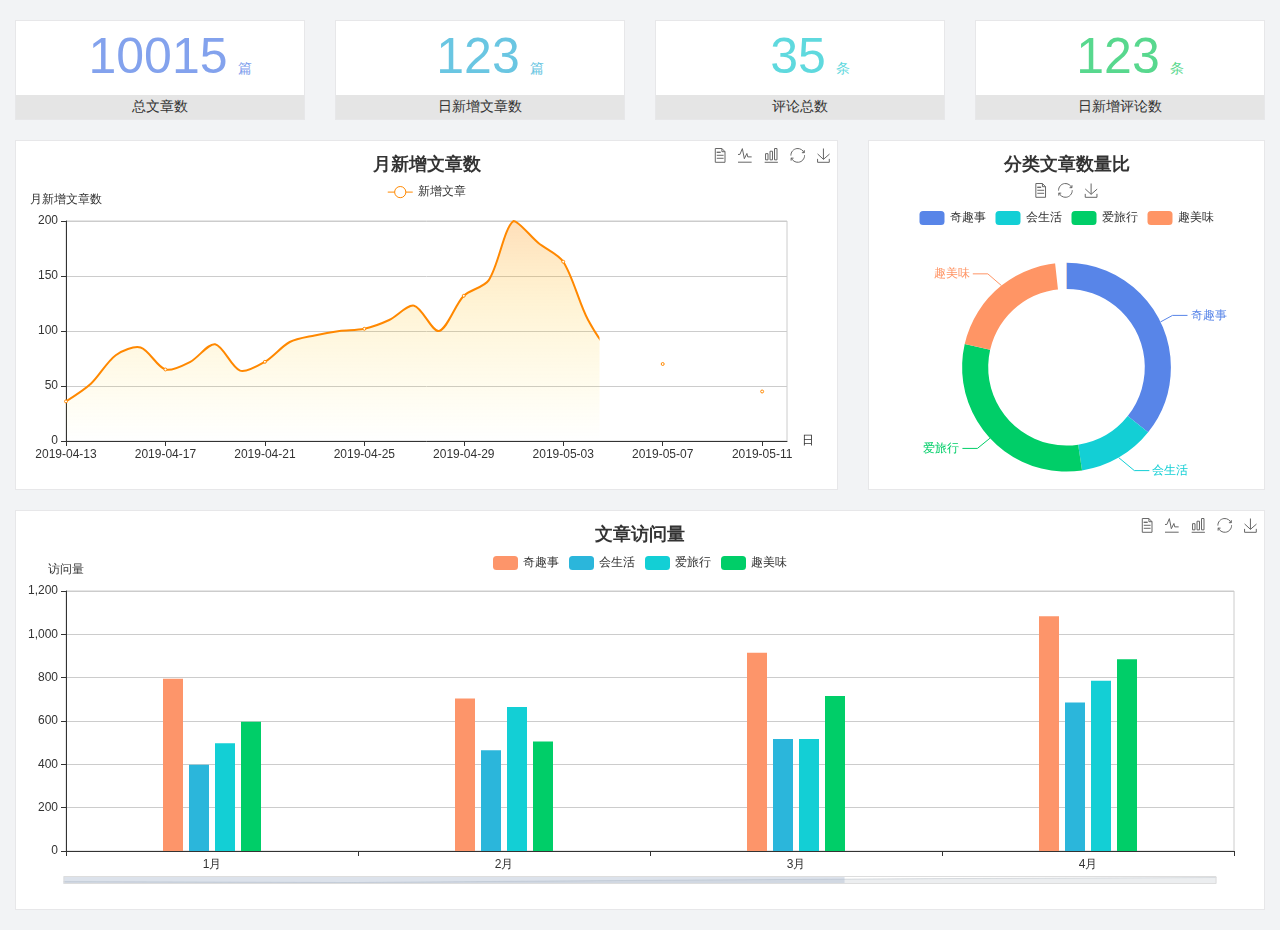
<file: home/dashboard.html>
<!DOCTYPE html>
<html lang="en">

<head>
  <meta charset="UTF-8">
  <meta name="viewport" content="width=device-width, initial-scale=1.0">
  <meta http-equiv="X-UA-Compatible" content="ie=edge">
  <title>图表统计</title>
  <link rel="stylesheet" href="../assets/lib/bootstrap.css" />
  <link rel="stylesheet" href="../assets/lib/main.css" />
  <script src="../assets/lib/jquery.js"></script>
  <script type="text/javascript" src="../assets/lib/echarts.min.js"></script>
</head>

<body>
  <div class="container-fluid">
    <div class="row spannel_list">
      <div class="col-sm-3 col-xs-6">
        <div class="spannel">
          <em>10015</em><span>篇</span>
          <b>总文章数</b>
        </div>
      </div>
      <div class="col-sm-3 col-xs-6">
        <div class="spannel scolor01">
          <em>123</em><span>篇</span>
          <b>日新增文章数</b>
        </div>
      </div>
      <div class="col-sm-3 col-xs-6">
        <div class="spannel scolor02">
          <em>35</em><span>条</span>
          <b>评论总数</b>
        </div>
      </div>
      <div class="col-sm-3 col-xs-6">
        <div class="spannel scolor03">
          <em>123</em><span>条</span>
          <b>日新增评论数</b>
        </div>
      </div>
    </div>
  </div>

  <div class="container-fluid">
    <div class="row curve-pie">
      <div class="col-lg-8 col-md-8">
        <div class="gragh_pannel" id="curve_show"></div>
      </div>
      <div class="col-lg-4 col-md-4">
        <div class="gragh_pannel" id="pie_show"></div>
      </div>
    </div>
  </div>

  <div class="container-fluid">
    <div class="column_pannel" id="column_show"></div>
  </div>

  <script>
    var oChart = echarts.init(document.getElementById('curve_show'));
    var aList_all = [
      { 'count': 36, 'date': '2019-04-13' },
      { 'count': 52, 'date': '2019-04-14' },
      { 'count': 78, 'date': '2019-04-15' },
      { 'count': 85, 'date': '2019-04-16' },
      { 'count': 65, 'date': '2019-04-17' },
      { 'count': 72, 'date': '2019-04-18' },
      { 'count': 88, 'date': '2019-04-19' },
      { 'count': 64, 'date': '2019-04-20' },
      { 'count': 72, 'date': '2019-04-21' },
      { 'count': 90, 'date': '2019-04-22' },
      { 'count': 96, 'date': '2019-04-23' },
      { 'count': 100, 'date': '2019-04-24' },
      { 'count': 102, 'date': '2019-04-25' },
      { 'count': 110, 'date': '2019-04-26' },
      { 'count': 123, 'date': '2019-04-27' },
      { 'count': 100, 'date': '2019-04-28' },
      { 'count': 132, 'date': '2019-04-29' },
      { 'count': 146, 'date': '2019-04-30' },
      { 'count': 200, 'date': '2019-05-01' },
      { 'count': 180, 'date': '2019-05-02' },
      { 'count': 163, 'date': '2019-05-03' },
      { 'count': 110, 'date': '2019-05-04' },
      { 'count': 80, 'date': '2019-05-05' },
      { 'count': 82, 'date': '2019-05-06' },
      { 'count': 70, 'date': '2019-05-07' },
      { 'count': 65, 'date': '2019-05-08' },
      { 'count': 54, 'date': '2019-05-09' },
      { 'count': 40, 'date': '2019-05-10' },
      { 'count': 45, 'date': '2019-05-11' },
      { 'count': 38, 'date': '2019-05-12' },
    ];

    let aCount = [];
    let aDate = [];

    for (var i = 0; i < aList_all.length; i++) {
      aCount.push(aList_all[i].count);
      aDate.push(aList_all[i].date);
    }

    var chartopt = {
      title: {
        text: '月新增文章数',
        left: 'center',
        top: '10'
      },
      tooltip: {
        trigger: 'axis'
      },
      legend: {
        data: ['新增文章'],
        top: '40'
      },
      toolbox: {
        show: true,
        feature: {
          mark: { show: true },
          dataView: { show: true, readOnly: false },
          magicType: { show: true, type: ['line', 'bar'] },
          restore: { show: true },
          saveAsImage: { show: true }
        }
      },
      calculable: true,
      xAxis: [
        {
          name: '日',
          type: 'category',
          boundaryGap: false,
          data: aDate
        }
      ],
      yAxis: [
        {
          name: '月新增文章数',
          type: 'value'
        }
      ],
      series: [
        {
          name: '新增文章',
          type: 'line',
          smooth: true,
          itemStyle: { normal: { areaStyle: { type: 'default' }, color: '#f80' }, lineStyle: { color: '#f80' } },
          data: aCount
        }],
      areaStyle: {
        normal: {
          color: new echarts.graphic.LinearGradient(0, 0, 0, 1, [{
            offset: 0,
            color: 'rgba(255,136,0,0.39)'
          }, {
            offset: .34,
            color: 'rgba(255,180,0,0.25)'
          }, {
            offset: 1,
            color: 'rgba(255,222,0,0.00)'
          }])

        }
      },
      grid: {
        show: true,
        x: 50,
        x2: 50,
        y: 80,
        height: 220
      }
    };

    oChart.setOption(chartopt);


    var oPie = echarts.init(document.getElementById('pie_show'));
    var oPieopt =
    {
      title: {
        top: 10,
        text: '分类文章数量比',
        x: 'center'
      },
      tooltip: {
        trigger: 'item',
        formatter: "{a} <br/>{b} : {c} ({d}%)"
      },
      color: ['#5885e8', '#13cfd5', '#00ce68', '#ff9565'],
      legend: {
        x: 'center',
        top: 65,
        data: ['奇趣事', '会生活', '爱旅行', '趣美味']
      },
      toolbox: {
        show: true,
        x: 'center',
        top: 35,
        feature: {
          mark: { show: true },
          dataView: { show: true, readOnly: false },
          magicType: {
            show: true,
            type: ['pie', 'funnel'],
            option: {
              funnel: {
                x: '25%',
                width: '50%',
                funnelAlign: 'left',
                max: 1548
              }
            }
          },
          restore: { show: true },
          saveAsImage: { show: true }
        }
      },
      calculable: true,
      series: [
        {
          name: '访问来源',
          type: 'pie',
          radius: ['45%', '60%'],
          center: ['50%', '65%'],
          data: [
            { value: 300, name: '奇趣事' },
            { value: 100, name: '会生活' },
            { value: 260, name: '爱旅行' },
            { value: 180, name: '趣美味' }
          ]
        }
      ]
    };
    oPie.setOption(oPieopt);



    var oColumn = this.echarts.init(document.getElementById('column_show'));
    var oColumnopt =
    {
      title: {
        text: '文章访问量',
        left: 'center',
        top: '10'
      },
      tooltip: {
        trigger: 'axis'
      },
      legend: {
        data: ['奇趣事', '会生活', '爱旅行', '趣美味'],
        top: '40'
      },
      toolbox: {
        show: true,
        feature: {
          mark: { show: true },
          dataView: { show: true, readOnly: false },
          magicType: { show: true, type: ['line', 'bar'] },
          restore: { show: true },
          saveAsImage: { show: true }
        }
      },
      calculable: true,
      xAxis: [
        {
          type: 'category',
          data: ['1月', '2月', '3月', '4月', '5月']
        }
      ],
      yAxis: [
        {
          name: '访问量',
          type: 'value'
        }
      ],
      series: [
        {
          name: '奇趣事',
          type: 'bar',
          barWidth: 20,
          itemStyle: {
            normal: { areaStyle: { type: 'default' }, color: '#fd956a' }
          },
          data: [800, 708, 920, 1090, 1200]
        },
        {
          name: '会生活',
          type: 'bar',
          barWidth: 20,
          itemStyle: {
            normal: { areaStyle: { type: 'default' }, color: '#2bb6db' }
          },
          data: [400, 468, 520, 690, 800]
        },
        {
          name: '爱旅行',
          type: 'bar',
          barWidth: 20,
          itemStyle: {
            normal: { areaStyle: { type: 'default' }, color: '#13cfd5' }
          },
          data: [500, 668, 520, 790, 900]
        },
        {
          name: '趣美味',
          type: 'bar',
          barWidth: 20,
          itemStyle: {
            normal: { areaStyle: { type: 'default' }, color: '#00ce68' }
          },
          data: [600, 508, 720, 890, 1000]
        }
      ],
      grid: {
        show: true,
        x: 50,
        x2: 30,
        y: 80,
        height: 260
      },
      dataZoom: [//给x轴设置滚动条
        {
          start: 0,//默认为0
          end: 100 - 1000 / 31,//默认为100
          type: 'slider',
          show: true,
          xAxisIndex: [0],
          handleSize: 0,//滑动条的 左右2个滑动条的大小
          height: 8,//组件高度
          left: 45, //左边的距离
          right: 50,//右边的距离
          bottom: 26,//右边的距离
          handleColor: '#ddd',//h滑动图标的颜色
          handleStyle: {
            borderColor: "#cacaca",
            borderWidth: "1",
            shadowBlur: 2,
            background: "#ddd",
            shadowColor: "#ddd",
          }
        }]
    };
    oColumn.setOption(oColumnopt);
  </script>
</body>

</html>
</file>
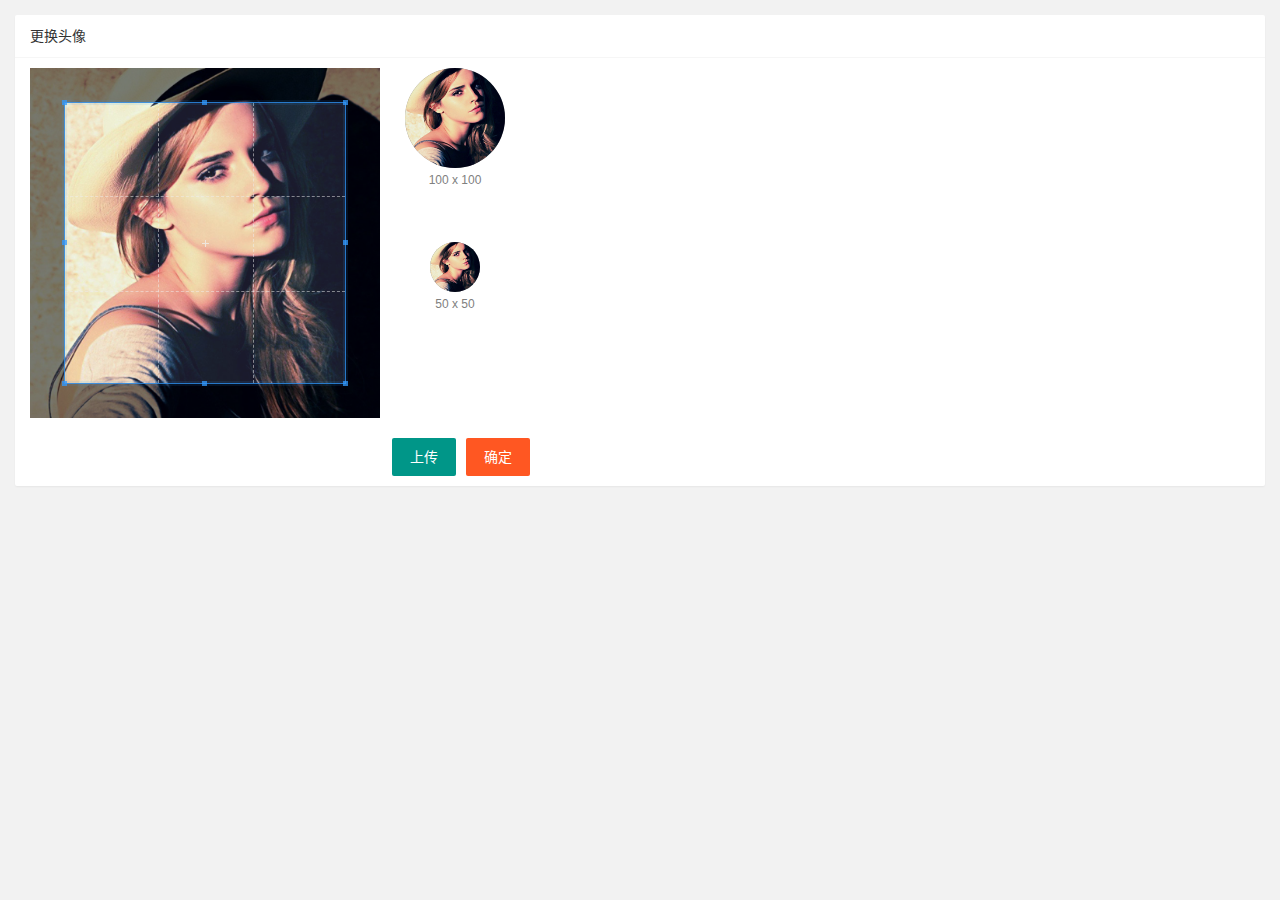
<file: user/user_avatar.html>
<!DOCTYPE html>
<html lang="zh-CN">

<head>
    <meta charset="UTF-8">
    <meta name="viewport" content="width=device-width, initial-scale=1.0">
    <title>Document</title>
    <link rel="stylesheet" href="../assets/lib/layui/css/layui.css">
    <link rel="stylesheet" href="../assets/lib/cropper/cropper.css">
    <link rel="stylesheet" href="../assets/css/user/user_avatar.css">
</head>

<body>
    <div class="layui-card">
        <div class="layui-card-header">更换头像</div>
        <div class="layui-card-body">
            <!-- 第一行的图片裁剪和预览区域 -->
            <div class="row1">
                <!-- 图片裁剪区域 -->
                <div class="cropper-box">
                    <!-- 这个 img 标签很重要，将来会把它初始化为裁剪区域 -->
                    <img id="image" src="../assets/images/sample.jpg" />
                </div>
                <!-- 图片的预览区域 -->
                <div class="preview-box">
                    <div>
                        <!-- 宽高为 100px 的预览区域 -->
                        <div class="img-preview w100"></div>
                        <p class="size">100 x 100</p>
                    </div>
                    <div>
                        <!-- 宽高为 50px 的预览区域 -->
                        <div class="img-preview w50"></div>
                        <p class="size">50 x 50</p>
                    </div>
                </div>
            </div>
            <!-- 第二行的按钮区域 -->
            <div class="row2 row2">
                <input type="file" id="file" style="display: none;">
                <button id="btnChooseImage" type="button" class="layui-btn">上传</button>
                <button id="btnUpload" type="button" class="layui-btn layui-btn-danger">确定</button>
            </div>
        </div>
    </div>



    <script src="../assets/lib/layui/layui.all.js"></script>
    <script src="../assets/lib/jquery.js"></script>
    <script src="../assets/lib/cropper/Cropper.js"></script>
    <script src="../assets/lib/cropper/jquery-cropper.js"></script>
    <script src="../assets/js/baseAPI.js"></script>
    <script src="../assets/js/user/user_avatar.js"></script>
</body>

</html>
</file>
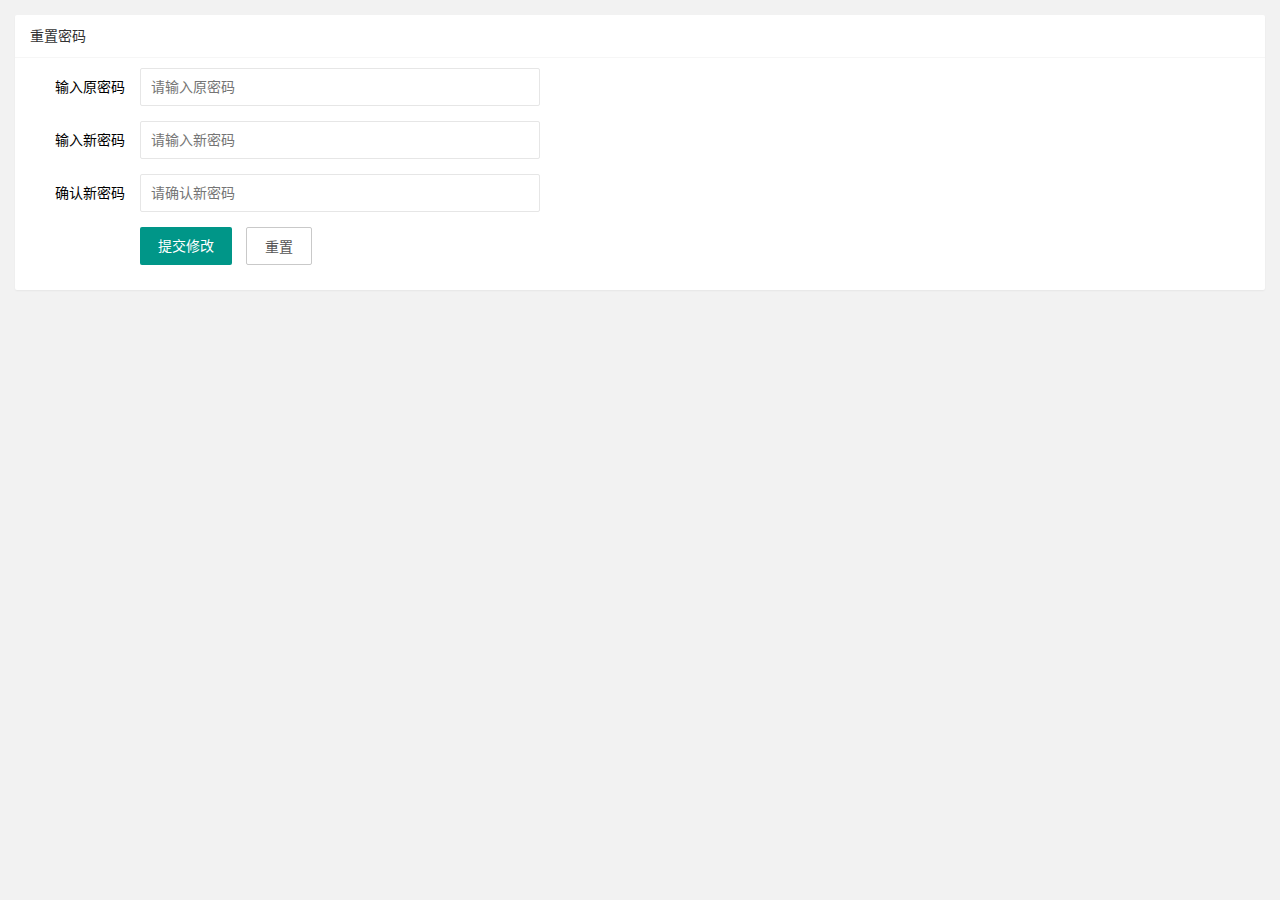
<file: user/user_pwd.html>
<!DOCTYPE html>
<html lang="zh-CN">

<head>
    <meta charset="UTF-8">
    <meta name="viewport" content="width=device-width, initial-scale=1.0">
    <title>Document</title>
    <link rel="stylesheet" href="../assets/lib/layui/css/layui.css">
    <link rel="stylesheet" href="../assets/css/user/user_pwd.css">
</head>

<body>
    <div class="layui-card">
        <div class="layui-card-header">重置密码</div>
        <div class="layui-card-body">
            <form class="layui-form">
                <div class="layui-form-item">
                    <label class="layui-form-label">输入原密码</label>
                    <div class="layui-input-block">
                        <input type="password" name="oldPwd" required lay-verify="required|pwd" placeholder="请输入原密码"
                            autocomplete="off" class="layui-input">
                    </div>
                </div>
                <div class="layui-form-item">
                    <label class="layui-form-label">输入新密码</label>
                    <div class="layui-input-block">
                        <input type="password" name="newPwd" required lay-verify="required|pwd|samePwd"
                            placeholder="请输入新密码" autocomplete="off" class="layui-input">
                    </div>
                </div>
                <div class="layui-form-item">
                    <label class="layui-form-label">确认新密码</label>
                    <div class="layui-input-block">
                        <input type="password" name="rePwd" required lay-verify="required|pwd|rePwd"
                            placeholder="请确认新密码" autocomplete="off" class="layui-input">
                    </div>
                </div>
                <div class="layui-form-item">
                    <div class="layui-input-block">
                        <button class="layui-btn" lay-submit lay-filter="formDemo">提交修改</button>
                        <button type="reset" class="layui-btn layui-btn-primary">重置</button>
                    </div>
                </div>
            </form>
        </div>
    </div>


    <script src="../assets/lib/layui/layui.all.js"></script>
    <script src="../assets/lib/jquery.js"></script>
    <script src="../assets/js/baseAPI.js"></script>
    <script src="../assets/js/user/user_pwd.js"></script>
</body>

</html>
</file>
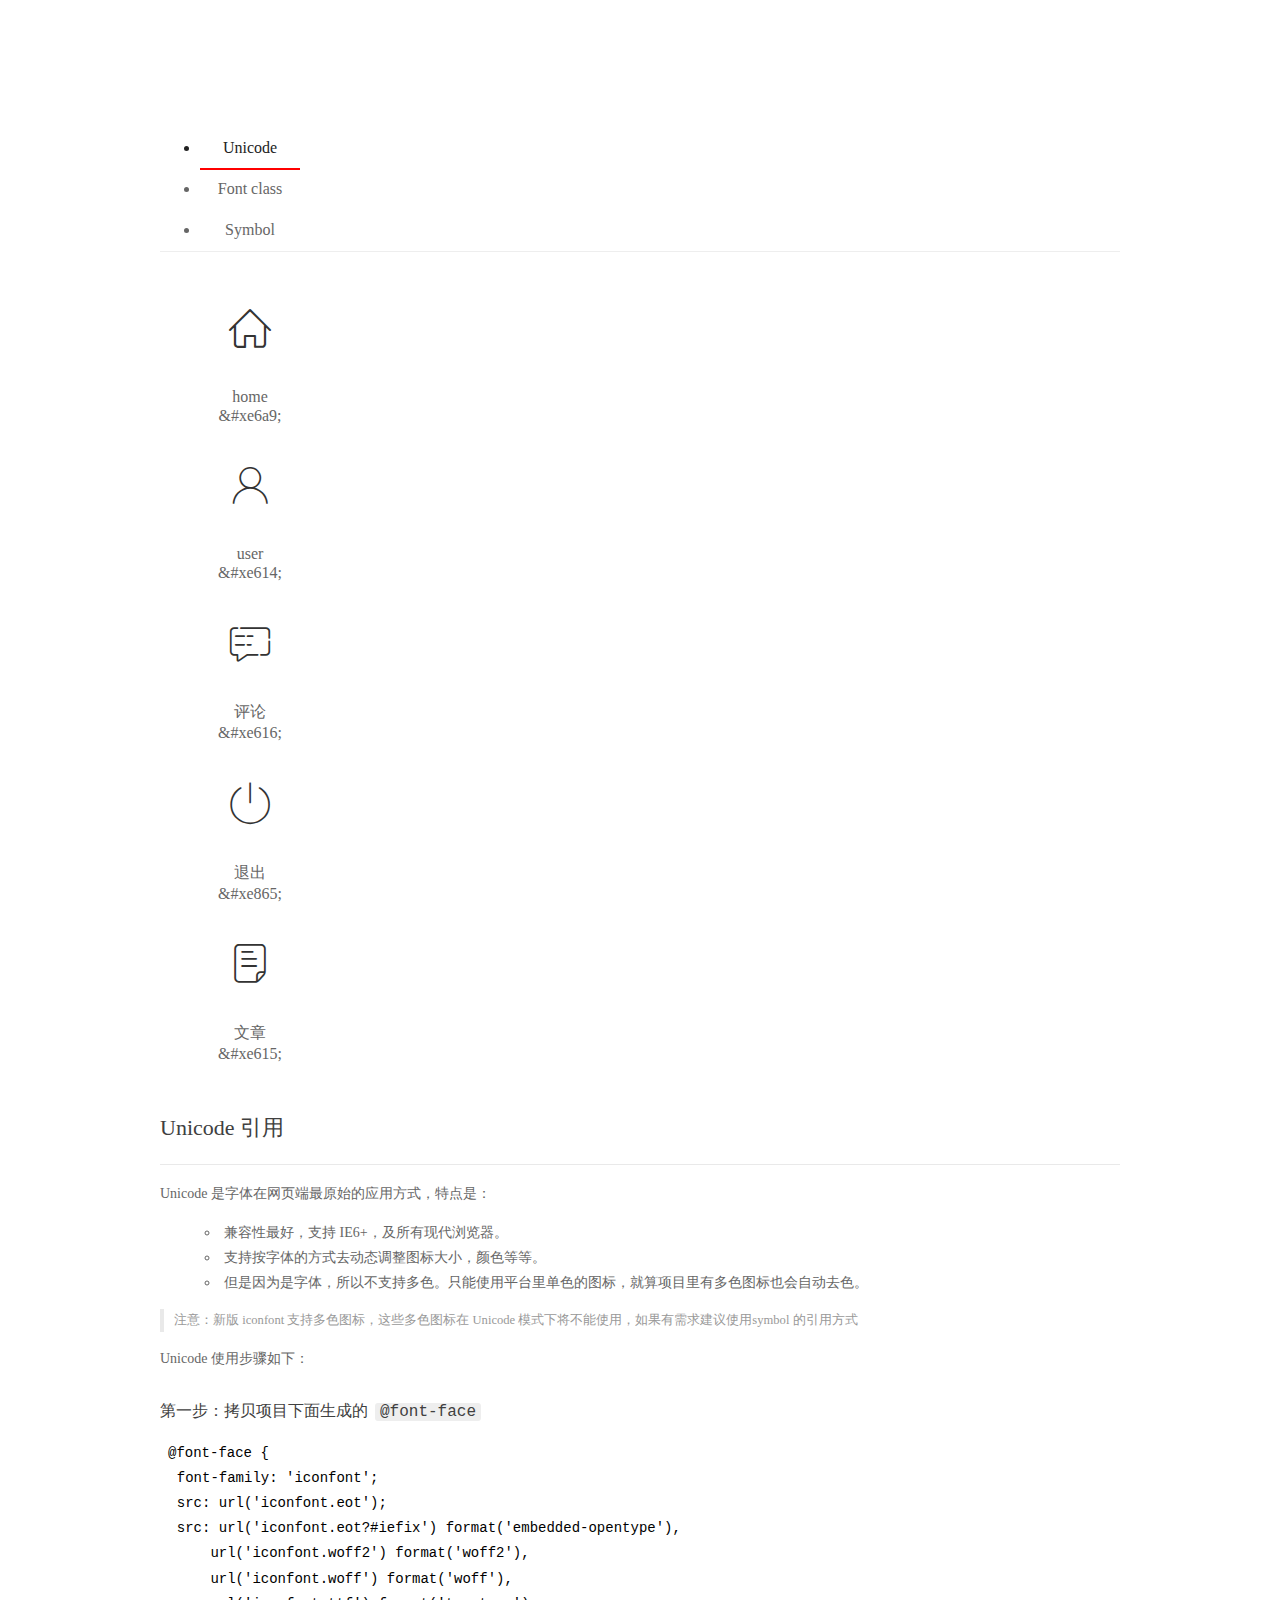
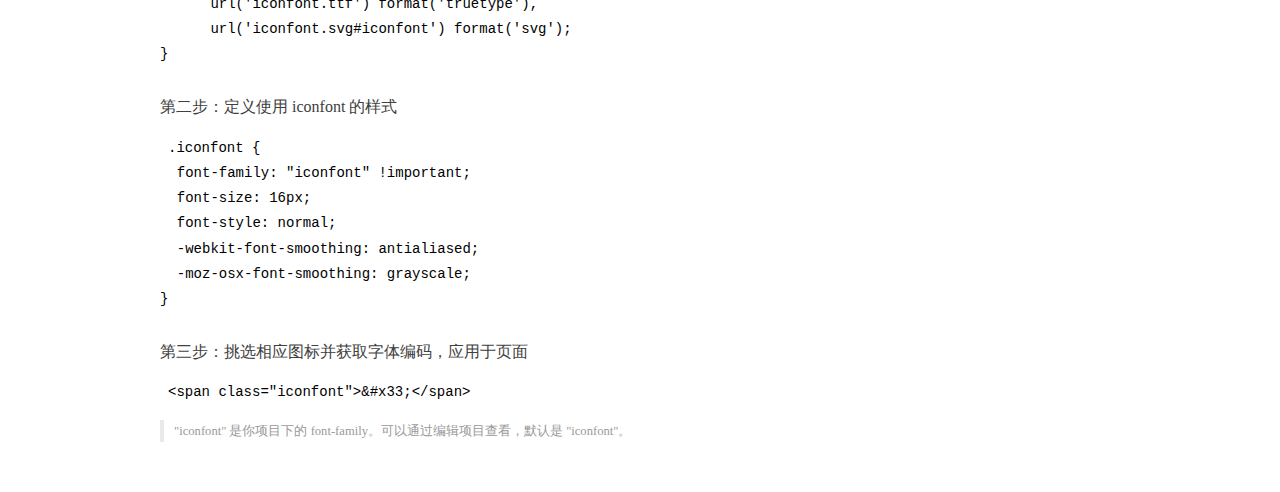
<file: assets/fonts/demo_index.html>
<!DOCTYPE html>
<html>
<head>
  <meta charset="utf-8"/>
  <title>IconFont Demo</title>
  <link rel="shortcut icon" href="https://gtms04.alicdn.com/tps/i4/TB1_oz6GVXXXXaFXpXXJDFnIXXX-64-64.ico" type="image/x-icon"/>
  <link rel="stylesheet" href="https://g.alicdn.com/thx/cube/1.3.2/cube.min.css">
  <link rel="stylesheet" href="demo.css">
  <link rel="stylesheet" href="iconfont.css">
  <script src="iconfont.js"></script>
  <!-- jQuery -->
  <script src="https://a1.alicdn.com/oss/uploads/2018/12/26/7bfddb60-08e8-11e9-9b04-53e73bb6408b.js"></script>
  <!-- 代码高亮 -->
  <script src="https://a1.alicdn.com/oss/uploads/2018/12/26/a3f714d0-08e6-11e9-8a15-ebf944d7534c.js"></script>
</head>
<body>
  <div class="main">
    <h1 class="logo"><a href="https://www.iconfont.cn/" title="iconfont 首页" target="_blank">&#xe86b;</a></h1>
    <div class="nav-tabs">
      <ul id="tabs" class="dib-box">
        <li class="dib active"><span>Unicode</span></li>
        <li class="dib"><span>Font class</span></li>
        <li class="dib"><span>Symbol</span></li>
      </ul>
      
    </div>
    <div class="tab-container">
      <div class="content unicode" style="display: block;">
          <ul class="icon_lists dib-box">
          
            <li class="dib">
              <span class="icon iconfont">&#xe6a9;</span>
                <div class="name">home</div>
                <div class="code-name">&amp;#xe6a9;</div>
              </li>
          
            <li class="dib">
              <span class="icon iconfont">&#xe614;</span>
                <div class="name">user</div>
                <div class="code-name">&amp;#xe614;</div>
              </li>
          
            <li class="dib">
              <span class="icon iconfont">&#xe616;</span>
                <div class="name">评论</div>
                <div class="code-name">&amp;#xe616;</div>
              </li>
          
            <li class="dib">
              <span class="icon iconfont">&#xe865;</span>
                <div class="name">退出</div>
                <div class="code-name">&amp;#xe865;</div>
              </li>
          
            <li class="dib">
              <span class="icon iconfont">&#xe615;</span>
                <div class="name">文章</div>
                <div class="code-name">&amp;#xe615;</div>
              </li>
          
          </ul>
          <div class="article markdown">
          <h2 id="unicode-">Unicode 引用</h2>
          <hr>

          <p>Unicode 是字体在网页端最原始的应用方式，特点是：</p>
          <ul>
            <li>兼容性最好，支持 IE6+，及所有现代浏览器。</li>
            <li>支持按字体的方式去动态调整图标大小，颜色等等。</li>
            <li>但是因为是字体，所以不支持多色。只能使用平台里单色的图标，就算项目里有多色图标也会自动去色。</li>
          </ul>
          <blockquote>
            <p>注意：新版 iconfont 支持多色图标，这些多色图标在 Unicode 模式下将不能使用，如果有需求建议使用symbol 的引用方式</p>
          </blockquote>
          <p>Unicode 使用步骤如下：</p>
          <h3 id="-font-face">第一步：拷贝项目下面生成的 <code>@font-face</code></h3>
<pre><code class="language-css"
>@font-face {
  font-family: 'iconfont';
  src: url('iconfont.eot');
  src: url('iconfont.eot?#iefix') format('embedded-opentype'),
      url('iconfont.woff2') format('woff2'),
      url('iconfont.woff') format('woff'),
      url('iconfont.ttf') format('truetype'),
      url('iconfont.svg#iconfont') format('svg');
}
</code></pre>
          <h3 id="-iconfont-">第二步：定义使用 iconfont 的样式</h3>
<pre><code class="language-css"
>.iconfont {
  font-family: "iconfont" !important;
  font-size: 16px;
  font-style: normal;
  -webkit-font-smoothing: antialiased;
  -moz-osx-font-smoothing: grayscale;
}
</code></pre>
          <h3 id="-">第三步：挑选相应图标并获取字体编码，应用于页面</h3>
<pre>
<code class="language-html"
>&lt;span class="iconfont"&gt;&amp;#x33;&lt;/span&gt;
</code></pre>
          <blockquote>
            <p>"iconfont" 是你项目下的 font-family。可以通过编辑项目查看，默认是 "iconfont"。</p>
          </blockquote>
          </div>
      </div>
      <div class="content font-class">
        <ul class="icon_lists dib-box">
          
          <li class="dib">
            <span class="icon iconfont icon-home"></span>
            <div class="name">
              home
            </div>
            <div class="code-name">.icon-home
            </div>
          </li>
          
          <li class="dib">
            <span class="icon iconfont icon-user"></span>
            <div class="name">
              user
            </div>
            <div class="code-name">.icon-user
            </div>
          </li>
          
          <li class="dib">
            <span class="icon iconfont icon-pinglun"></span>
            <div class="name">
              评论
            </div>
            <div class="code-name">.icon-pinglun
            </div>
          </li>
          
          <li class="dib">
            <span class="icon iconfont icon-tuichu"></span>
            <div class="name">
              退出
            </div>
            <div class="code-name">.icon-tuichu
            </div>
          </li>
          
          <li class="dib">
            <span class="icon iconfont icon-16"></span>
            <div class="name">
              文章
            </div>
            <div class="code-name">.icon-16
            </div>
          </li>
          
        </ul>
        <div class="article markdown">
        <h2 id="font-class-">font-class 引用</h2>
        <hr>

        <p>font-class 是 Unicode 使用方式的一种变种，主要是解决 Unicode 书写不直观，语意不明确的问题。</p>
        <p>与 Unicode 使用方式相比，具有如下特点：</p>
        <ul>
          <li>兼容性良好，支持 IE8+，及所有现代浏览器。</li>
          <li>相比于 Unicode 语意明确，书写更直观。可以很容易分辨这个 icon 是什么。</li>
          <li>因为使用 class 来定义图标，所以当要替换图标时，只需要修改 class 里面的 Unicode 引用。</li>
          <li>不过因为本质上还是使用的字体，所以多色图标还是不支持的。</li>
        </ul>
        <p>使用步骤如下：</p>
        <h3 id="-fontclass-">第一步：引入项目下面生成的 fontclass 代码：</h3>
<pre><code class="language-html">&lt;link rel="stylesheet" href="./iconfont.css"&gt;
</code></pre>
        <h3 id="-">第二步：挑选相应图标并获取类名，应用于页面：</h3>
<pre><code class="language-html">&lt;span class="iconfont icon-xxx"&gt;&lt;/span&gt;
</code></pre>
        <blockquote>
          <p>"
            iconfont" 是你项目下的 font-family。可以通过编辑项目查看，默认是 "iconfont"。</p>
        </blockquote>
      </div>
      </div>
      <div class="content symbol">
          <ul class="icon_lists dib-box">
          
            <li class="dib">
                <svg class="icon svg-icon" aria-hidden="true">
                  <use xlink:href="#icon-home"></use>
                </svg>
                <div class="name">home</div>
                <div class="code-name">#icon-home</div>
            </li>
          
            <li class="dib">
                <svg class="icon svg-icon" aria-hidden="true">
                  <use xlink:href="#icon-user"></use>
                </svg>
                <div class="name">user</div>
                <div class="code-name">#icon-user</div>
            </li>
          
            <li class="dib">
                <svg class="icon svg-icon" aria-hidden="true">
                  <use xlink:href="#icon-pinglun"></use>
                </svg>
                <div class="name">评论</div>
                <div class="code-name">#icon-pinglun</div>
            </li>
          
            <li class="dib">
                <svg class="icon svg-icon" aria-hidden="true">
                  <use xlink:href="#icon-tuichu"></use>
                </svg>
                <div class="name">退出</div>
                <div class="code-name">#icon-tuichu</div>
            </li>
          
            <li class="dib">
                <svg class="icon svg-icon" aria-hidden="true">
                  <use xlink:href="#icon-16"></use>
                </svg>
                <div class="name">文章</div>
                <div class="code-name">#icon-16</div>
            </li>
          
          </ul>
          <div class="article markdown">
          <h2 id="symbol-">Symbol 引用</h2>
          <hr>

          <p>这是一种全新的使用方式，应该说这才是未来的主流，也是平台目前推荐的用法。相关介绍可以参考这篇<a href="">文章</a>
            这种用法其实是做了一个 SVG 的集合，与另外两种相比具有如下特点：</p>
          <ul>
            <li>支持多色图标了，不再受单色限制。</li>
            <li>通过一些技巧，支持像字体那样，通过 <code>font-size</code>, <code>color</code> 来调整样式。</li>
            <li>兼容性较差，支持 IE9+，及现代浏览器。</li>
            <li>浏览器渲染 SVG 的性能一般，还不如 png。</li>
          </ul>
          <p>使用步骤如下：</p>
          <h3 id="-symbol-">第一步：引入项目下面生成的 symbol 代码：</h3>
<pre><code class="language-html">&lt;script src="./iconfont.js"&gt;&lt;/script&gt;
</code></pre>
          <h3 id="-css-">第二步：加入通用 CSS 代码（引入一次就行）：</h3>
<pre><code class="language-html">&lt;style&gt;
.icon {
  width: 1em;
  height: 1em;
  vertical-align: -0.15em;
  fill: currentColor;
  overflow: hidden;
}
&lt;/style&gt;
</code></pre>
          <h3 id="-">第三步：挑选相应图标并获取类名，应用于页面：</h3>
<pre><code class="language-html">&lt;svg class="icon" aria-hidden="true"&gt;
  &lt;use xlink:href="#icon-xxx"&gt;&lt;/use&gt;
&lt;/svg&gt;
</code></pre>
          </div>
      </div>

    </div>
  </div>
  <script>
  $(document).ready(function () {
      $('.tab-container .content:first').show()

      $('#tabs li').click(function (e) {
        var tabContent = $('.tab-container .content')
        var index = $(this).index()

        if ($(this).hasClass('active')) {
          return
        } else {
          $('#tabs li').removeClass('active')
          $(this).addClass('active')

          tabContent.hide().eq(index).fadeIn()
        }
      })
    })
  </script>
</body>
</html>
</file>
<file: assets/lib/main.css>
body{
    font-family:'MicroSoft YaHei';
    background-color: #f2f3f5;
}
.main_wrap{
    position:fixed;
    width:100%;
    height:100%;
    left:0px;
    top:0px;
    background:url('../images/login_bg.jpg'); 
    background-size:100% 100%; 
  }
.header{
    width:1200px;
    overflow: hidden;
    margin:20px auto 0;
}
.heade .logo{
    float: left;
}
.header .copyright{
    float:right;
    font-size:12px;
    color:#fff;
    text-align:right;
    line-height:20px;
    margin-top:10px;
}
.login_form_con{
    position:absolute;
    left:50%;
    top:50%;
    margin-left:-200px;
    margin-top:-155px;
    width:400px;
    height:310px;
    background-color: #edeff0;
}

.login_form{
    position: relative;
}

.login_form .icon-user{
    position:absolute;
    font-size:16px;
    color:#999;
    left:46px;
    top:12px;
}
.login_form .icon-key{
    position:absolute;
    font-size:18px;
    color:#999;
    left:46px;
    top:78px;
}
.login_title{
    height:60px;
    background:url('../images/login_title.png') center center no-repeat #fff;
}
.input_txt,.input_pass,.input_sub{
    display:block;
    width:334px;
    height:37px;
    padding:0px;
    text-indent:40px;
    border:1px solid #ddd;
    margin:27px auto 0;
    outline:none;
}
.input_sub{
    margin-top:40px;
    height:42px;
    background-color: #19b9e7;
    text-indent:0px;
    font-size:18px;
    color:#fff;
    cursor: pointer;
}
.input_sub:hover{
    background-color: #08a0cc;
}

.sider{
    position:fixed;
    left:0;
    top:0;
    bottom:0;
    width:210px;
    background-color: #323745;
}
.sider .logo{
    display:block;
    height:56px;
    background-color: #242732;
    overflow: hidden;
}
.sider .logo img{
    display:block;
    margin:6px auto 0;
}
.user_info{
    height:79px;
    border-bottom:1px solid #5a5e6b;
}

.user_info img{
    float: left;
    width:40px;
    height:40px;
    border-radius:20px;
    margin:19px 0 0 30px;
}
.user_info span{
    float: left;
    width:120px;
    font-size:12px;
    color:#fff;
    margin:23px 0 0 20px;
}
.user_info b{
    float: left;
    width: 120px;
    font-weight:normal;
    font-size:12px;
    color:#adafb5;
    margin:2px 0 0 20px;
}

.menu .level01{
    height:50px;
    line-height:50px;
}
.menu .level01 a{
    display:block;
    height:50px;
    font-size:12px;
    color:#adafb5;
    overflow: hidden;
}
.menu .level01.active a{
    background-color: #1378f0;
    color:#fff;
}
.menu .level01.active i{
    color:#fff;
}

.menu .level01 a:hover{
    background-color: #1378f0;
    color:#fff;
}
.menu .level01 a:hover i{
    color:#fff;
}
.menu .level01 i{
    color:#61646f;
    font-size:22px;
    float: left;
    margin-left:26px;
}
.menu .level01 span{
    float: left;
    margin-left:10px;
}
.menu .level01 b{
    float: right;
    margin-right:20px;
    font-weight:normal;
    transform:rotate(90deg);
    transition:all 500ms ease;
}

.menu .level01 .rotate0{
    transform:rotate(0deg);
}

.menu .level02{
    background: #242732;
    display:none;
}


.menu .level02 li{
    height:40px;
    line-height:40px;
}
.menu .level02 li a{
    display:block;
    height:40px;
    font-size:12px;
    color:#adafb5;
    overflow: hidden;
}

.menu .level02 li a:hover{
    background-color: #1378f0;
    color:#fff;
}

.menu .level02 li i{
    font-size:12px;
    float: left;
    margin-left:60px;
}
.menu .level02 li span{
    font-size:12px;
    float: left;
    margin-left:5px;
}

.menu .level02 .active a{
    color:#ffae00;
}

.header_bar{
    position:fixed;
    left:210px;
    right:0;
    top:0;
    height:56px;
    background-color: #fff;
}

.main{
    position:fixed;
    left:210px;
    top:56px;
    right:0;
    bottom:0;
    background-color: #f2f3f5;
}

.search_form{
    width:218px;
    height:33px;
    border:1px solid #ddd;
    background-color: #f2f3f5;
    border-radius:16px;
    float: left;
    margin:12px 0 0 27px;
}

.search_form input{
    padding:0px;
    margin:0px;
    border:0px;
    float: left;
    background-color: #f2f3f5;
    font-size:12px;
    width:175px;
    height:31px;
    margin-left:12px;
    outline:none;
   
}

.search_form .icon-search{
    line-height:33px;
    cursor: pointer;
    font-size:18px;
    color:#abaebb;
}
.user_center_link{
    float:right;

}
.user_center_link a{
    line-height:56px;
    font-size:12px;
    color:#999;
    margin-right:15px;
}
.user_center_link a:hover{
    color:#ffae00
}

.user_center_link img{
    width:42px;
    height:42px;
    border-radius:32px;
    margin-right:10px;
}

.spannel_list{
    margin-top:20px;
}

.spannel{
	height:100px;
	overflow:hidden;
	text-align:center;
    position:relative;
    background-color: #fff;
    border:1px solid #e7e7e9;
    margin-bottom:20px;
}

.spannel em{
    font-style:normal;
	font-size:50px;
	line-height:50px;
	display:inline-block;
	margin:10px 0 0 20px;
	font-family:'Arial';
	color:#83a2ed;
}

.spannel span{
	font-size:14px;
	display:inline-block;
	color:#83a2ed;
	margin-left:10px;
}

.spannel b{
	position:absolute;
	left:0;
	bottom:0;
	width:100%;
	line-height:24px;
	background:#e5e5e5;
	color:#333;
	font-size:14px;
	font-weight:normal;
}

.scolor01 em,.scolor01 span{
	color:#6ac6e2;
}

.scolor02 em,.scolor02 span{
	color:#5fd9de;
}

.scolor03 em,.scolor03 span{
	color:#58d88e;
}


.gragh_pannel{
    height:350px;
    border:1px solid #e7e7e9;
    background-color: #fff!important; 
    margin-bottom:20px;  
}

.column_pannel{
    margin-bottom:20px;
    height:400px;
    border:1px solid #e7e7e9;
    background-color: #fff!important;   
}

.common_title{
    line-height:42px;
    background-color: #fbfbfb;
    border:1px solid #e7e7e9;
    margin-top:20px;
    text-indent: 15px;
    font-size:14px;
    color:#333;
}

.common_con{
    border:1px solid #e7e7e9;
    border-top:0px;
    background-color: #fff;
    padding-bottom:20px;
    margin-bottom:20px;
}
.opt_btns{
    margin-top:20px;
}

.mp20{
    margin-top:20px;
}

.pagination{   
   margin:0;
}

.article_form{
    margin-top:20px;
}

.form-group{
    margin-bottom:25px;
}

.form-group label{
    font-weight:normal;
    color:#666;
}

.icon-icondate{
    line-height:16px;
}

.user_pic{
    width:100px;
    height:100px;
    margin-bottom:10px;
}

.article_cover{
    width:200px;
    height:200px;
    margin-bottom:10px;
}
</file>
<file: assets/lib/layui/css/layui.css>
/** layui-v2.5.5 MIT License By https://www.layui.com */
 .layui-inline,img{display:inline-block;vertical-align:middle}h1,h2,h3,h4,h5,h6{font-weight:400}.layui-edge,.layui-header,.layui-inline,.layui-main{position:relative}.layui-body,.layui-edge,.layui-elip{overflow:hidden}.layui-btn,.layui-edge,.layui-inline,img{vertical-align:middle}.layui-btn,.layui-disabled,.layui-icon,.layui-unselect{-moz-user-select:none;-webkit-user-select:none;-ms-user-select:none}.layui-elip,.layui-form-checkbox span,.layui-form-pane .layui-form-label{text-overflow:ellipsis;white-space:nowrap}.layui-breadcrumb,.layui-tree-btnGroup{visibility:hidden}blockquote,body,button,dd,div,dl,dt,form,h1,h2,h3,h4,h5,h6,input,li,ol,p,pre,td,textarea,th,ul{margin:0;padding:0;-webkit-tap-highlight-color:rgba(0,0,0,0)}a:active,a:hover{outline:0}img{border:none}li{list-style:none}table{border-collapse:collapse;border-spacing:0}h4,h5,h6{font-size:100%}button,input,optgroup,option,select,textarea{font-family:inherit;font-size:inherit;font-style:inherit;font-weight:inherit;outline:0}pre{white-space:pre-wrap;white-space:-moz-pre-wrap;white-space:-pre-wrap;white-space:-o-pre-wrap;word-wrap:break-word}body{line-height:24px;font:14px Helvetica Neue,Helvetica,PingFang SC,Tahoma,Arial,sans-serif}hr{height:1px;margin:10px 0;border:0;clear:both}a{color:#333;text-decoration:none}a:hover{color:#777}a cite{font-style:normal;*cursor:pointer}.layui-border-box,.layui-border-box *{box-sizing:border-box}.layui-box,.layui-box *{box-sizing:content-box}.layui-clear{clear:both;*zoom:1}.layui-clear:after{content:'\20';clear:both;*zoom:1;display:block;height:0}.layui-inline{*display:inline;*zoom:1}.layui-edge{display:inline-block;width:0;height:0;border-width:6px;border-style:dashed;border-color:transparent}.layui-edge-top{top:-4px;border-bottom-color:#999;border-bottom-style:solid}.layui-edge-right{border-left-color:#999;border-left-style:solid}.layui-edge-bottom{top:2px;border-top-color:#999;border-top-style:solid}.layui-edge-left{border-right-color:#999;border-right-style:solid}.layui-disabled,.layui-disabled:hover{color:#d2d2d2!important;cursor:not-allowed!important}.layui-circle{border-radius:100%}.layui-show{display:block!important}.layui-hide{display:none!important}@font-face{font-family:layui-icon;src:url(../font/iconfont.eot?v=250);src:url(../font/iconfont.eot?v=250#iefix) format('embedded-opentype'),url(../font/iconfont.woff2?v=250) format('woff2'),url(../font/iconfont.woff?v=250) format('woff'),url(../font/iconfont.ttf?v=250) format('truetype'),url(../font/iconfont.svg?v=250#layui-icon) format('svg')}.layui-icon{font-family:layui-icon!important;font-size:16px;font-style:normal;-webkit-font-smoothing:antialiased;-moz-osx-font-smoothing:grayscale}.layui-icon-reply-fill:before{content:"\e611"}.layui-icon-set-fill:before{content:"\e614"}.layui-icon-menu-fill:before{content:"\e60f"}.layui-icon-search:before{content:"\e615"}.layui-icon-share:before{content:"\e641"}.layui-icon-set-sm:before{content:"\e620"}.layui-icon-engine:before{content:"\e628"}.layui-icon-close:before{content:"\1006"}.layui-icon-close-fill:before{content:"\1007"}.layui-icon-chart-screen:before{content:"\e629"}.layui-icon-star:before{content:"\e600"}.layui-icon-circle-dot:before{content:"\e617"}.layui-icon-chat:before{content:"\e606"}.layui-icon-release:before{content:"\e609"}.layui-icon-list:before{content:"\e60a"}.layui-icon-chart:before{content:"\e62c"}.layui-icon-ok-circle:before{content:"\1005"}.layui-icon-layim-theme:before{content:"\e61b"}.layui-icon-table:before{content:"\e62d"}.layui-icon-right:before{content:"\e602"}.layui-icon-left:before{content:"\e603"}.layui-icon-cart-simple:before{content:"\e698"}.layui-icon-face-cry:before{content:"\e69c"}.layui-icon-face-smile:before{content:"\e6af"}.layui-icon-survey:before{content:"\e6b2"}.layui-icon-tree:before{content:"\e62e"}.layui-icon-upload-circle:before{content:"\e62f"}.layui-icon-add-circle:before{content:"\e61f"}.layui-icon-download-circle:before{content:"\e601"}.layui-icon-templeate-1:before{content:"\e630"}.layui-icon-util:before{content:"\e631"}.layui-icon-face-surprised:before{content:"\e664"}.layui-icon-edit:before{content:"\e642"}.layui-icon-speaker:before{content:"\e645"}.layui-icon-down:before{content:"\e61a"}.layui-icon-file:before{content:"\e621"}.layui-icon-layouts:before{content:"\e632"}.layui-icon-rate-half:before{content:"\e6c9"}.layui-icon-add-circle-fine:before{content:"\e608"}.layui-icon-prev-circle:before{content:"\e633"}.layui-icon-read:before{content:"\e705"}.layui-icon-404:before{content:"\e61c"}.layui-icon-carousel:before{content:"\e634"}.layui-icon-help:before{content:"\e607"}.layui-icon-code-circle:before{content:"\e635"}.layui-icon-water:before{content:"\e636"}.layui-icon-username:before{content:"\e66f"}.layui-icon-find-fill:before{content:"\e670"}.layui-icon-about:before{content:"\e60b"}.layui-icon-location:before{content:"\e715"}.layui-icon-up:before{content:"\e619"}.layui-icon-pause:before{content:"\e651"}.layui-icon-date:before{content:"\e637"}.layui-icon-layim-uploadfile:before{content:"\e61d"}.layui-icon-delete:before{content:"\e640"}.layui-icon-play:before{content:"\e652"}.layui-icon-top:before{content:"\e604"}.layui-icon-friends:before{content:"\e612"}.layui-icon-refresh-3:before{content:"\e9aa"}.layui-icon-ok:before{content:"\e605"}.layui-icon-layer:before{content:"\e638"}.layui-icon-face-smile-fine:before{content:"\e60c"}.layui-icon-dollar:before{content:"\e659"}.layui-icon-group:before{content:"\e613"}.layui-icon-layim-download:before{content:"\e61e"}.layui-icon-picture-fine:before{content:"\e60d"}.layui-icon-link:before{content:"\e64c"}.layui-icon-diamond:before{content:"\e735"}.layui-icon-log:before{content:"\e60e"}.layui-icon-rate-solid:before{content:"\e67a"}.layui-icon-fonts-del:before{content:"\e64f"}.layui-icon-unlink:before{content:"\e64d"}.layui-icon-fonts-clear:before{content:"\e639"}.layui-icon-triangle-r:before{content:"\e623"}.layui-icon-circle:before{content:"\e63f"}.layui-icon-radio:before{content:"\e643"}.layui-icon-align-center:before{content:"\e647"}.layui-icon-align-right:before{content:"\e648"}.layui-icon-align-left:before{content:"\e649"}.layui-icon-loading-1:before{content:"\e63e"}.layui-icon-return:before{content:"\e65c"}.layui-icon-fonts-strong:before{content:"\e62b"}.layui-icon-upload:before{content:"\e67c"}.layui-icon-dialogue:before{content:"\e63a"}.layui-icon-video:before{content:"\e6ed"}.layui-icon-headset:before{content:"\e6fc"}.layui-icon-cellphone-fine:before{content:"\e63b"}.layui-icon-add-1:before{content:"\e654"}.layui-icon-face-smile-b:before{content:"\e650"}.layui-icon-fonts-html:before{content:"\e64b"}.layui-icon-form:before{content:"\e63c"}.layui-icon-cart:before{content:"\e657"}.layui-icon-camera-fill:before{content:"\e65d"}.layui-icon-tabs:before{content:"\e62a"}.layui-icon-fonts-code:before{content:"\e64e"}.layui-icon-fire:before{content:"\e756"}.layui-icon-set:before{content:"\e716"}.layui-icon-fonts-u:before{content:"\e646"}.layui-icon-triangle-d:before{content:"\e625"}.layui-icon-tips:before{content:"\e702"}.layui-icon-picture:before{content:"\e64a"}.layui-icon-more-vertical:before{content:"\e671"}.layui-icon-flag:before{content:"\e66c"}.layui-icon-loading:before{content:"\e63d"}.layui-icon-fonts-i:before{content:"\e644"}.layui-icon-refresh-1:before{content:"\e666"}.layui-icon-rmb:before{content:"\e65e"}.layui-icon-home:before{content:"\e68e"}.layui-icon-user:before{content:"\e770"}.layui-icon-notice:before{content:"\e667"}.layui-icon-login-weibo:before{content:"\e675"}.layui-icon-voice:before{content:"\e688"}.layui-icon-upload-drag:before{content:"\e681"}.layui-icon-login-qq:before{content:"\e676"}.layui-icon-snowflake:before{content:"\e6b1"}.layui-icon-file-b:before{content:"\e655"}.layui-icon-template:before{content:"\e663"}.layui-icon-auz:before{content:"\e672"}.layui-icon-console:before{content:"\e665"}.layui-icon-app:before{content:"\e653"}.layui-icon-prev:before{content:"\e65a"}.layui-icon-website:before{content:"\e7ae"}.layui-icon-next:before{content:"\e65b"}.layui-icon-component:before{content:"\e857"}.layui-icon-more:before{content:"\e65f"}.layui-icon-login-wechat:before{content:"\e677"}.layui-icon-shrink-right:before{content:"\e668"}.layui-icon-spread-left:before{content:"\e66b"}.layui-icon-camera:before{content:"\e660"}.layui-icon-note:before{content:"\e66e"}.layui-icon-refresh:before{content:"\e669"}.layui-icon-female:before{content:"\e661"}.layui-icon-male:before{content:"\e662"}.layui-icon-password:before{content:"\e673"}.layui-icon-senior:before{content:"\e674"}.layui-icon-theme:before{content:"\e66a"}.layui-icon-tread:before{content:"\e6c5"}.layui-icon-praise:before{content:"\e6c6"}.layui-icon-star-fill:before{content:"\e658"}.layui-icon-rate:before{content:"\e67b"}.layui-icon-template-1:before{content:"\e656"}.layui-icon-vercode:before{content:"\e679"}.layui-icon-cellphone:before{content:"\e678"}.layui-icon-screen-full:before{content:"\e622"}.layui-icon-screen-restore:before{content:"\e758"}.layui-icon-cols:before{content:"\e610"}.layui-icon-export:before{content:"\e67d"}.layui-icon-print:before{content:"\e66d"}.layui-icon-slider:before{content:"\e714"}.layui-icon-addition:before{content:"\e624"}.layui-icon-subtraction:before{content:"\e67e"}.layui-icon-service:before{content:"\e626"}.layui-icon-transfer:before{content:"\e691"}.layui-main{width:1140px;margin:0 auto}.layui-header{z-index:1000;height:60px}.layui-header a:hover{transition:all .5s;-webkit-transition:all .5s}.layui-side{position:fixed;left:0;top:0;bottom:0;z-index:999;width:200px;overflow-x:hidden}.layui-side-scroll{position:relative;width:220px;height:100%;overflow-x:hidden}.layui-body{position:absolute;left:200px;right:0;top:0;bottom:0;z-index:998;width:auto;overflow-y:auto;box-sizing:border-box}.layui-layout-body{overflow:hidden}.layui-layout-admin .layui-header{background-color:#23262E}.layui-layout-admin .layui-side{top:60px;width:200px;overflow-x:hidden}.layui-layout-admin .layui-body{position:fixed;top:60px;bottom:44px}.layui-layout-admin .layui-main{width:auto;margin:0 15px}.layui-layout-admin .layui-footer{position:fixed;left:200px;right:0;bottom:0;height:44px;line-height:44px;padding:0 15px;background-color:#eee}.layui-layout-admin .layui-logo{position:absolute;left:0;top:0;width:200px;height:100%;line-height:60px;text-align:center;color:#009688;font-size:16px}.layui-layout-admin .layui-header .layui-nav{background:0 0}.layui-layout-left{position:absolute!important;left:200px;top:0}.layui-layout-right{position:absolute!important;right:0;top:0}.layui-container{position:relative;margin:0 auto;padding:0 15px;box-sizing:border-box}.layui-fluid{position:relative;margin:0 auto;padding:0 15px}.layui-row:after,.layui-row:before{content:'';display:block;clear:both}.layui-col-lg1,.layui-col-lg10,.layui-col-lg11,.layui-col-lg12,.layui-col-lg2,.layui-col-lg3,.layui-col-lg4,.layui-col-lg5,.layui-col-lg6,.layui-col-lg7,.layui-col-lg8,.layui-col-lg9,.layui-col-md1,.layui-col-md10,.layui-col-md11,.layui-col-md12,.layui-col-md2,.layui-col-md3,.layui-col-md4,.layui-col-md5,.layui-col-md6,.layui-col-md7,.layui-col-md8,.layui-col-md9,.layui-col-sm1,.layui-col-sm10,.layui-col-sm11,.layui-col-sm12,.layui-col-sm2,.layui-col-sm3,.layui-col-sm4,.layui-col-sm5,.layui-col-sm6,.layui-col-sm7,.layui-col-sm8,.layui-col-sm9,.layui-col-xs1,.layui-col-xs10,.layui-col-xs11,.layui-col-xs12,.layui-col-xs2,.layui-col-xs3,.layui-col-xs4,.layui-col-xs5,.layui-col-xs6,.layui-col-xs7,.layui-col-xs8,.layui-col-xs9{position:relative;display:block;box-sizing:border-box}.layui-col-xs1,.layui-col-xs10,.layui-col-xs11,.layui-col-xs12,.layui-col-xs2,.layui-col-xs3,.layui-col-xs4,.layui-col-xs5,.layui-col-xs6,.layui-col-xs7,.layui-col-xs8,.layui-col-xs9{float:left}.layui-col-xs1{width:8.33333333%}.layui-col-xs2{width:16.66666667%}.layui-col-xs3{width:25%}.layui-col-xs4{width:33.33333333%}.layui-col-xs5{width:41.66666667%}.layui-col-xs6{width:50%}.layui-col-xs7{width:58.33333333%}.layui-col-xs8{width:66.66666667%}.layui-col-xs9{width:75%}.layui-col-xs10{width:83.33333333%}.layui-col-xs11{width:91.66666667%}.layui-col-xs12{width:100%}.layui-col-xs-offset1{margin-left:8.33333333%}.layui-col-xs-offset2{margin-left:16.66666667%}.layui-col-xs-offset3{margin-left:25%}.layui-col-xs-offset4{margin-left:33.33333333%}.layui-col-xs-offset5{margin-left:41.66666667%}.layui-col-xs-offset6{margin-left:50%}.layui-col-xs-offset7{margin-left:58.33333333%}.layui-col-xs-offset8{margin-left:66.66666667%}.layui-col-xs-offset9{margin-left:75%}.layui-col-xs-offset10{margin-left:83.33333333%}.layui-col-xs-offset11{margin-left:91.66666667%}.layui-col-xs-offset12{margin-left:100%}@media screen and (max-width:768px){.layui-hide-xs{display:none!important}.layui-show-xs-block{display:block!important}.layui-show-xs-inline{display:inline!important}.layui-show-xs-inline-block{display:inline-block!important}}@media screen and (min-width:768px){.layui-container{width:750px}.layui-hide-sm{display:none!important}.layui-show-sm-block{display:block!important}.layui-show-sm-inline{display:inline!important}.layui-show-sm-inline-block{display:inline-block!important}.layui-col-sm1,.layui-col-sm10,.layui-col-sm11,.layui-col-sm12,.layui-col-sm2,.layui-col-sm3,.layui-col-sm4,.layui-col-sm5,.layui-col-sm6,.layui-col-sm7,.layui-col-sm8,.layui-col-sm9{float:left}.layui-col-sm1{width:8.33333333%}.layui-col-sm2{width:16.66666667%}.layui-col-sm3{width:25%}.layui-col-sm4{width:33.33333333%}.layui-col-sm5{width:41.66666667%}.layui-col-sm6{width:50%}.layui-col-sm7{width:58.33333333%}.layui-col-sm8{width:66.66666667%}.layui-col-sm9{width:75%}.layui-col-sm10{width:83.33333333%}.layui-col-sm11{width:91.66666667%}.layui-col-sm12{width:100%}.layui-col-sm-offset1{margin-left:8.33333333%}.layui-col-sm-offset2{margin-left:16.66666667%}.layui-col-sm-offset3{margin-left:25%}.layui-col-sm-offset4{margin-left:33.33333333%}.layui-col-sm-offset5{margin-left:41.66666667%}.layui-col-sm-offset6{margin-left:50%}.layui-col-sm-offset7{margin-left:58.33333333%}.layui-col-sm-offset8{margin-left:66.66666667%}.layui-col-sm-offset9{margin-left:75%}.layui-col-sm-offset10{margin-left:83.33333333%}.layui-col-sm-offset11{margin-left:91.66666667%}.layui-col-sm-offset12{margin-left:100%}}@media screen and (min-width:992px){.layui-container{width:970px}.layui-hide-md{display:none!important}.layui-show-md-block{display:block!important}.layui-show-md-inline{display:inline!important}.layui-show-md-inline-block{display:inline-block!important}.layui-col-md1,.layui-col-md10,.layui-col-md11,.layui-col-md12,.layui-col-md2,.layui-col-md3,.layui-col-md4,.layui-col-md5,.layui-col-md6,.layui-col-md7,.layui-col-md8,.layui-col-md9{float:left}.layui-col-md1{width:8.33333333%}.layui-col-md2{width:16.66666667%}.layui-col-md3{width:25%}.layui-col-md4{width:33.33333333%}.layui-col-md5{width:41.66666667%}.layui-col-md6{width:50%}.layui-col-md7{width:58.33333333%}.layui-col-md8{width:66.66666667%}.layui-col-md9{width:75%}.layui-col-md10{width:83.33333333%}.layui-col-md11{width:91.66666667%}.layui-col-md12{width:100%}.layui-col-md-offset1{margin-left:8.33333333%}.layui-col-md-offset2{margin-left:16.66666667%}.layui-col-md-offset3{margin-left:25%}.layui-col-md-offset4{margin-left:33.33333333%}.layui-col-md-offset5{margin-left:41.66666667%}.layui-col-md-offset6{margin-left:50%}.layui-col-md-offset7{margin-left:58.33333333%}.layui-col-md-offset8{margin-left:66.66666667%}.layui-col-md-offset9{margin-left:75%}.layui-col-md-offset10{margin-left:83.33333333%}.layui-col-md-offset11{margin-left:91.66666667%}.layui-col-md-offset12{margin-left:100%}}@media screen and (min-width:1200px){.layui-container{width:1170px}.layui-hide-lg{display:none!important}.layui-show-lg-block{display:block!important}.layui-show-lg-inline{display:inline!important}.layui-show-lg-inline-block{display:inline-block!important}.layui-col-lg1,.layui-col-lg10,.layui-col-lg11,.layui-col-lg12,.layui-col-lg2,.layui-col-lg3,.layui-col-lg4,.layui-col-lg5,.layui-col-lg6,.layui-col-lg7,.layui-col-lg8,.layui-col-lg9{float:left}.layui-col-lg1{width:8.33333333%}.layui-col-lg2{width:16.66666667%}.layui-col-lg3{width:25%}.layui-col-lg4{width:33.33333333%}.layui-col-lg5{width:41.66666667%}.layui-col-lg6{width:50%}.layui-col-lg7{width:58.33333333%}.layui-col-lg8{width:66.66666667%}.layui-col-lg9{width:75%}.layui-col-lg10{width:83.33333333%}.layui-col-lg11{width:91.66666667%}.layui-col-lg12{width:100%}.layui-col-lg-offset1{margin-left:8.33333333%}.layui-col-lg-offset2{margin-left:16.66666667%}.layui-col-lg-offset3{margin-left:25%}.layui-col-lg-offset4{margin-left:33.33333333%}.layui-col-lg-offset5{margin-left:41.66666667%}.layui-col-lg-offset6{margin-left:50%}.layui-col-lg-offset7{margin-left:58.33333333%}.layui-col-lg-offset8{margin-left:66.66666667%}.layui-col-lg-offset9{margin-left:75%}.layui-col-lg-offset10{margin-left:83.33333333%}.layui-col-lg-offset11{margin-left:91.66666667%}.layui-col-lg-offset12{margin-left:100%}}.layui-col-space1{margin:-.5px}.layui-col-space1>*{padding:.5px}.layui-col-space3{margin:-1.5px}.layui-col-space3>*{padding:1.5px}.layui-col-space5{margin:-2.5px}.layui-col-space5>*{padding:2.5px}.layui-col-space8{margin:-3.5px}.layui-col-space8>*{padding:3.5px}.layui-col-space10{margin:-5px}.layui-col-space10>*{padding:5px}.layui-col-space12{margin:-6px}.layui-col-space12>*{padding:6px}.layui-col-space15{margin:-7.5px}.layui-col-space15>*{padding:7.5px}.layui-col-space18{margin:-9px}.layui-col-space18>*{padding:9px}.layui-col-space20{margin:-10px}.layui-col-space20>*{padding:10px}.layui-col-space22{margin:-11px}.layui-col-space22>*{padding:11px}.layui-col-space25{margin:-12.5px}.layui-col-space25>*{padding:12.5px}.layui-col-space30{margin:-15px}.layui-col-space30>*{padding:15px}.layui-btn,.layui-input,.layui-select,.layui-textarea,.layui-upload-button{outline:0;-webkit-appearance:none;transition:all .3s;-webkit-transition:all .3s;box-sizing:border-box}.layui-elem-quote{margin-bottom:10px;padding:15px;line-height:22px;border-left:5px solid #009688;border-radius:0 2px 2px 0;background-color:#f2f2f2}.layui-quote-nm{border-style:solid;border-width:1px 1px 1px 5px;background:0 0}.layui-elem-field{margin-bottom:10px;padding:0;border-width:1px;border-style:solid}.layui-elem-field legend{margin-left:20px;padding:0 10px;font-size:20px;font-weight:300}.layui-field-title{margin:10px 0 20px;border-width:1px 0 0}.layui-field-box{padding:10px 15px}.layui-field-title .layui-field-box{padding:10px 0}.layui-progress{position:relative;height:6px;border-radius:20px;background-color:#e2e2e2}.layui-progress-bar{position:absolute;left:0;top:0;width:0;max-width:100%;height:6px;border-radius:20px;text-align:right;background-color:#5FB878;transition:all .3s;-webkit-transition:all .3s}.layui-progress-big,.layui-progress-big .layui-progress-bar{height:18px;line-height:18px}.layui-progress-text{position:relative;top:-20px;line-height:18px;font-size:12px;color:#666}.layui-progress-big .layui-progress-text{position:static;padding:0 10px;color:#fff}.layui-collapse{border-width:1px;border-style:solid;border-radius:2px}.layui-colla-content,.layui-colla-item{border-top-width:1px;border-top-style:solid}.layui-colla-item:first-child{border-top:none}.layui-colla-title{position:relative;height:42px;line-height:42px;padding:0 15px 0 35px;color:#333;background-color:#f2f2f2;cursor:pointer;font-size:14px;overflow:hidden}.layui-colla-content{display:none;padding:10px 15px;line-height:22px;color:#666}.layui-colla-icon{position:absolute;left:15px;top:0;font-size:14px}.layui-card{margin-bottom:15px;border-radius:2px;background-color:#fff;box-shadow:0 1px 2px 0 rgba(0,0,0,.05)}.layui-card:last-child{margin-bottom:0}.layui-card-header{position:relative;height:42px;line-height:42px;padding:0 15px;border-bottom:1px solid #f6f6f6;color:#333;border-radius:2px 2px 0 0;font-size:14px}.layui-bg-black,.layui-bg-blue,.layui-bg-cyan,.layui-bg-green,.layui-bg-orange,.layui-bg-red{color:#fff!important}.layui-card-body{position:relative;padding:10px 15px;line-height:24px}.layui-card-body[pad15]{padding:15px}.layui-card-body[pad20]{padding:20px}.layui-card-body .layui-table{margin:5px 0}.layui-card .layui-tab{margin:0}.layui-panel-window{position:relative;padding:15px;border-radius:0;border-top:5px solid #E6E6E6;background-color:#fff}.layui-auxiliar-moving{position:fixed;left:0;right:0;top:0;bottom:0;width:100%;height:100%;background:0 0;z-index:9999999999}.layui-form-label,.layui-form-mid,.layui-form-select,.layui-input-block,.layui-input-inline,.layui-textarea{position:relative}.layui-bg-red{background-color:#FF5722!important}.layui-bg-orange{background-color:#FFB800!important}.layui-bg-green{background-color:#009688!important}.layui-bg-cyan{background-color:#2F4056!important}.layui-bg-blue{background-color:#1E9FFF!important}.layui-bg-black{background-color:#393D49!important}.layui-bg-gray{background-color:#eee!important;color:#666!important}.layui-badge-rim,.layui-colla-content,.layui-colla-item,.layui-collapse,.layui-elem-field,.layui-form-pane .layui-form-item[pane],.layui-form-pane .layui-form-label,.layui-input,.layui-layedit,.layui-layedit-tool,.layui-quote-nm,.layui-select,.layui-tab-bar,.layui-tab-card,.layui-tab-title,.layui-tab-title .layui-this:after,.layui-textarea{border-color:#e6e6e6}.layui-timeline-item:before,hr{background-color:#e6e6e6}.layui-text{line-height:22px;font-size:14px;color:#666}.layui-text h1,.layui-text h2,.layui-text h3{font-weight:500;color:#333}.layui-text h1{font-size:30px}.layui-text h2{font-size:24px}.layui-text h3{font-size:18px}.layui-text a:not(.layui-btn){color:#01AAED}.layui-text a:not(.layui-btn):hover{text-decoration:underline}.layui-text ul{padding:5px 0 5px 15px}.layui-text ul li{margin-top:5px;list-style-type:disc}.layui-text em,.layui-word-aux{color:#999!important;padding:0 5px!important}.layui-btn{display:inline-block;height:38px;line-height:38px;padding:0 18px;background-color:#009688;color:#fff;white-space:nowrap;text-align:center;font-size:14px;border:none;border-radius:2px;cursor:pointer}.layui-btn:hover{opacity:.8;filter:alpha(opacity=80);color:#fff}.layui-btn:active{opacity:1;filter:alpha(opacity=100)}.layui-btn+.layui-btn{margin-left:10px}.layui-btn-container{font-size:0}.layui-btn-container .layui-btn{margin-right:10px;margin-bottom:10px}.layui-btn-container .layui-btn+.layui-btn{margin-left:0}.layui-table .layui-btn-container .layui-btn{margin-bottom:9px}.layui-btn-radius{border-radius:100px}.layui-btn .layui-icon{margin-right:3px;font-size:18px;vertical-align:bottom;vertical-align:middle\9}.layui-btn-primary{border:1px solid #C9C9C9;background-color:#fff;color:#555}.layui-btn-primary:hover{border-color:#009688;color:#333}.layui-btn-normal{background-color:#1E9FFF}.layui-btn-warm{background-color:#FFB800}.layui-btn-danger{background-color:#FF5722}.layui-btn-checked{background-color:#5FB878}.layui-btn-disabled,.layui-btn-disabled:active,.layui-btn-disabled:hover{border:1px solid #e6e6e6;background-color:#FBFBFB;color:#C9C9C9;cursor:not-allowed;opacity:1}.layui-btn-lg{height:44px;line-height:44px;padding:0 25px;font-size:16px}.layui-btn-sm{height:30px;line-height:30px;padding:0 10px;font-size:12px}.layui-btn-sm i{font-size:16px!important}.layui-btn-xs{height:22px;line-height:22px;padding:0 5px;font-size:12px}.layui-btn-xs i{font-size:14px!important}.layui-btn-group{display:inline-block;vertical-align:middle;font-size:0}.layui-btn-group .layui-btn{margin-left:0!important;margin-right:0!important;border-left:1px solid rgba(255,255,255,.5);border-radius:0}.layui-btn-group .layui-btn-primary{border-left:none}.layui-btn-group .layui-btn-primary:hover{border-color:#C9C9C9;color:#009688}.layui-btn-group .layui-btn:first-child{border-left:none;border-radius:2px 0 0 2px}.layui-btn-group .layui-btn-primary:first-child{border-left:1px solid #c9c9c9}.layui-btn-group .layui-btn:last-child{border-radius:0 2px 2px 0}.layui-btn-group .layui-btn+.layui-btn{margin-left:0}.layui-btn-group+.layui-btn-group{margin-left:10px}.layui-btn-fluid{width:100%}.layui-input,.layui-select,.layui-textarea{height:38px;line-height:1.3;line-height:38px\9;border-width:1px;border-style:solid;background-color:#fff;border-radius:2px}.layui-input::-webkit-input-placeholder,.layui-select::-webkit-input-placeholder,.layui-textarea::-webkit-input-placeholder{line-height:1.3}.layui-input,.layui-textarea{display:block;width:100%;padding-left:10px}.layui-input:hover,.layui-textarea:hover{border-color:#D2D2D2!important}.layui-input:focus,.layui-textarea:focus{border-color:#C9C9C9!important}.layui-textarea{min-height:100px;height:auto;line-height:20px;padding:6px 10px;resize:vertical}.layui-select{padding:0 10px}.layui-form input[type=checkbox],.layui-form input[type=radio],.layui-form select{display:none}.layui-form [lay-ignore]{display:initial}.layui-form-item{margin-bottom:15px;clear:both;*zoom:1}.layui-form-item:after{content:'\20';clear:both;*zoom:1;display:block;height:0}.layui-form-label{float:left;display:block;padding:9px 15px;width:80px;font-weight:400;line-height:20px;text-align:right}.layui-form-label-col{display:block;float:none;padding:9px 0;line-height:20px;text-align:left}.layui-form-item .layui-inline{margin-bottom:5px;margin-right:10px}.layui-input-block{margin-left:110px;min-height:36px}.layui-input-inline{display:inline-block;vertical-align:middle}.layui-form-item .layui-input-inline{float:left;width:190px;margin-right:10px}.layui-form-text .layui-input-inline{width:auto}.layui-form-mid{float:left;display:block;padding:9px 0!important;line-height:20px;margin-right:10px}.layui-form-danger+.layui-form-select .layui-input,.layui-form-danger:focus{border-color:#FF5722!important}.layui-form-select .layui-input{padding-right:30px;cursor:pointer}.layui-form-select .layui-edge{position:absolute;right:10px;top:50%;margin-top:-3px;cursor:pointer;border-width:6px;border-top-color:#c2c2c2;border-top-style:solid;transition:all .3s;-webkit-transition:all .3s}.layui-form-select dl{display:none;position:absolute;left:0;top:42px;padding:5px 0;z-index:899;min-width:100%;border:1px solid #d2d2d2;max-height:300px;overflow-y:auto;background-color:#fff;border-radius:2px;box-shadow:0 2px 4px rgba(0,0,0,.12);box-sizing:border-box}.layui-form-select dl dd,.layui-form-select dl dt{padding:0 10px;line-height:36px;white-space:nowrap;overflow:hidden;text-overflow:ellipsis}.layui-form-select dl dt{font-size:12px;color:#999}.layui-form-select dl dd{cursor:pointer}.layui-form-select dl dd:hover{background-color:#f2f2f2;-webkit-transition:.5s all;transition:.5s all}.layui-form-select .layui-select-group dd{padding-left:20px}.layui-form-select dl dd.layui-select-tips{padding-left:10px!important;color:#999}.layui-form-select dl dd.layui-this{background-color:#5FB878;color:#fff}.layui-form-checkbox,.layui-form-select dl dd.layui-disabled{background-color:#fff}.layui-form-selected dl{display:block}.layui-form-checkbox,.layui-form-checkbox *,.layui-form-switch{display:inline-block;vertical-align:middle}.layui-form-selected .layui-edge{margin-top:-9px;-webkit-transform:rotate(180deg);transform:rotate(180deg);margin-top:-3px\9}:root .layui-form-selected .layui-edge{margin-top:-9px\0/IE9}.layui-form-selectup dl{top:auto;bottom:42px}.layui-select-none{margin:5px 0;text-align:center;color:#999}.layui-select-disabled .layui-disabled{border-color:#eee!important}.layui-select-disabled .layui-edge{border-top-color:#d2d2d2}.layui-form-checkbox{position:relative;height:30px;line-height:30px;margin-right:10px;padding-right:30px;cursor:pointer;font-size:0;-webkit-transition:.1s linear;transition:.1s linear;box-sizing:border-box}.layui-form-checkbox span{padding:0 10px;height:100%;font-size:14px;border-radius:2px 0 0 2px;background-color:#d2d2d2;color:#fff;overflow:hidden}.layui-form-checkbox:hover span{background-color:#c2c2c2}.layui-form-checkbox i{position:absolute;right:0;top:0;width:30px;height:28px;border:1px solid #d2d2d2;border-left:none;border-radius:0 2px 2px 0;color:#fff;font-size:20px;text-align:center}.layui-form-checkbox:hover i{border-color:#c2c2c2;color:#c2c2c2}.layui-form-checked,.layui-form-checked:hover{border-color:#5FB878}.layui-form-checked span,.layui-form-checked:hover span{background-color:#5FB878}.layui-form-checked i,.layui-form-checked:hover i{color:#5FB878}.layui-form-item .layui-form-checkbox{margin-top:4px}.layui-form-checkbox[lay-skin=primary]{height:auto!important;line-height:normal!important;min-width:18px;min-height:18px;border:none!important;margin-right:0;padding-left:28px;padding-right:0;background:0 0}.layui-form-checkbox[lay-skin=primary] span{padding-left:0;padding-right:15px;line-height:18px;background:0 0;color:#666}.layui-form-checkbox[lay-skin=primary] i{right:auto;left:0;width:16px;height:16px;line-height:16px;border:1px solid #d2d2d2;font-size:12px;border-radius:2px;background-color:#fff;-webkit-transition:.1s linear;transition:.1s linear}.layui-form-checkbox[lay-skin=primary]:hover i{border-color:#5FB878;color:#fff}.layui-form-checked[lay-skin=primary] i{border-color:#5FB878!important;background-color:#5FB878;color:#fff}.layui-checkbox-disbaled[lay-skin=primary] span{background:0 0!important;color:#c2c2c2}.layui-checkbox-disbaled[lay-skin=primary]:hover i{border-color:#d2d2d2}.layui-form-item .layui-form-checkbox[lay-skin=primary]{margin-top:10px}.layui-form-switch{position:relative;height:22px;line-height:22px;min-width:35px;padding:0 5px;margin-top:8px;border:1px solid #d2d2d2;border-radius:20px;cursor:pointer;background-color:#fff;-webkit-transition:.1s linear;transition:.1s linear}.layui-form-switch i{position:absolute;left:5px;top:3px;width:16px;height:16px;border-radius:20px;background-color:#d2d2d2;-webkit-transition:.1s linear;transition:.1s linear}.layui-form-switch em{position:relative;top:0;width:25px;margin-left:21px;padding:0!important;text-align:center!important;color:#999!important;font-style:normal!important;font-size:12px}.layui-form-onswitch{border-color:#5FB878;background-color:#5FB878}.layui-checkbox-disbaled,.layui-checkbox-disbaled i{border-color:#e2e2e2!important}.layui-form-onswitch i{left:100%;margin-left:-21px;background-color:#fff}.layui-form-onswitch em{margin-left:5px;margin-right:21px;color:#fff!important}.layui-checkbox-disbaled span{background-color:#e2e2e2!important}.layui-checkbox-disbaled:hover i{color:#fff!important}[lay-radio]{display:none}.layui-form-radio,.layui-form-radio *{display:inline-block;vertical-align:middle}.layui-form-radio{line-height:28px;margin:6px 10px 0 0;padding-right:10px;cursor:pointer;font-size:0}.layui-form-radio *{font-size:14px}.layui-form-radio>i{margin-right:8px;font-size:22px;color:#c2c2c2}.layui-form-radio>i:hover,.layui-form-radioed>i{color:#5FB878}.layui-radio-disbaled>i{color:#e2e2e2!important}.layui-form-pane .layui-form-label{width:110px;padding:8px 15px;height:38px;line-height:20px;border-width:1px;border-style:solid;border-radius:2px 0 0 2px;text-align:center;background-color:#FBFBFB;overflow:hidden;box-sizing:border-box}.layui-form-pane .layui-input-inline{margin-left:-1px}.layui-form-pane .layui-input-block{margin-left:110px;left:-1px}.layui-form-pane .layui-input{border-radius:0 2px 2px 0}.layui-form-pane .layui-form-text .layui-form-label{float:none;width:100%;border-radius:2px;box-sizing:border-box;text-align:left}.layui-form-pane .layui-form-text .layui-input-inline{display:block;margin:0;top:-1px;clear:both}.layui-form-pane .layui-form-text .layui-input-block{margin:0;left:0;top:-1px}.layui-form-pane .layui-form-text .layui-textarea{min-height:100px;border-radius:0 0 2px 2px}.layui-form-pane .layui-form-checkbox{margin:4px 0 4px 10px}.layui-form-pane .layui-form-radio,.layui-form-pane .layui-form-switch{margin-top:6px;margin-left:10px}.layui-form-pane .layui-form-item[pane]{position:relative;border-width:1px;border-style:solid}.layui-form-pane .layui-form-item[pane] .layui-form-label{position:absolute;left:0;top:0;height:100%;border-width:0 1px 0 0}.layui-form-pane .layui-form-item[pane] .layui-input-inline{margin-left:110px}@media screen and (max-width:450px){.layui-form-item .layui-form-label{text-overflow:ellipsis;overflow:hidden;white-space:nowrap}.layui-form-item .layui-inline{display:block;margin-right:0;margin-bottom:20px;clear:both}.layui-form-item .layui-inline:after{content:'\20';clear:both;display:block;height:0}.layui-form-item .layui-input-inline{display:block;float:none;left:-3px;width:auto;margin:0 0 10px 112px}.layui-form-item .layui-input-inline+.layui-form-mid{margin-left:110px;top:-5px;padding:0}.layui-form-item .layui-form-checkbox{margin-right:5px;margin-bottom:5px}}.layui-layedit{border-width:1px;border-style:solid;border-radius:2px}.layui-layedit-tool{padding:3px 5px;border-bottom-width:1px;border-bottom-style:solid;font-size:0}.layedit-tool-fixed{position:fixed;top:0;border-top:1px solid #e2e2e2}.layui-layedit-tool .layedit-tool-mid,.layui-layedit-tool .layui-icon{display:inline-block;vertical-align:middle;text-align:center;font-size:14px}.layui-layedit-tool .layui-icon{position:relative;width:32px;height:30px;line-height:30px;margin:3px 5px;color:#777;cursor:pointer;border-radius:2px}.layui-layedit-tool .layui-icon:hover{color:#393D49}.layui-layedit-tool .layui-icon:active{color:#000}.layui-layedit-tool .layedit-tool-active{background-color:#e2e2e2;color:#000}.layui-layedit-tool .layui-disabled,.layui-layedit-tool .layui-disabled:hover{color:#d2d2d2;cursor:not-allowed}.layui-layedit-tool .layedit-tool-mid{width:1px;height:18px;margin:0 10px;background-color:#d2d2d2}.layedit-tool-html{width:50px!important;font-size:30px!important}.layedit-tool-b,.layedit-tool-code,.layedit-tool-help{font-size:16px!important}.layedit-tool-d,.layedit-tool-face,.layedit-tool-image,.layedit-tool-unlink{font-size:18px!important}.layedit-tool-image input{position:absolute;font-size:0;left:0;top:0;width:100%;height:100%;opacity:.01;filter:Alpha(opacity=1);cursor:pointer}.layui-layedit-iframe iframe{display:block;width:100%}#LAY_layedit_code{overflow:hidden}.layui-laypage{display:inline-block;*display:inline;*zoom:1;vertical-align:middle;margin:10px 0;font-size:0}.layui-laypage>a:first-child,.layui-laypage>a:first-child em{border-radius:2px 0 0 2px}.layui-laypage>a:last-child,.layui-laypage>a:last-child em{border-radius:0 2px 2px 0}.layui-laypage>:first-child{margin-left:0!important}.layui-laypage>:last-child{margin-right:0!important}.layui-laypage a,.layui-laypage button,.layui-laypage input,.layui-laypage select,.layui-laypage span{border:1px solid #e2e2e2}.layui-laypage a,.layui-laypage span{display:inline-block;*display:inline;*zoom:1;vertical-align:middle;padding:0 15px;height:28px;line-height:28px;margin:0 -1px 5px 0;background-color:#fff;color:#333;font-size:12px}.layui-flow-more a *,.layui-laypage input,.layui-table-view select[lay-ignore]{display:inline-block}.layui-laypage a:hover{color:#009688}.layui-laypage em{font-style:normal}.layui-laypage .layui-laypage-spr{color:#999;font-weight:700}.layui-laypage a{text-decoration:none}.layui-laypage .layui-laypage-curr{position:relative}.layui-laypage .layui-laypage-curr em{position:relative;color:#fff}.layui-laypage .layui-laypage-curr .layui-laypage-em{position:absolute;left:-1px;top:-1px;padding:1px;width:100%;height:100%;background-color:#009688}.layui-laypage-em{border-radius:2px}.layui-laypage-next em,.layui-laypage-prev em{font-family:Sim sun;font-size:16px}.layui-laypage .layui-laypage-count,.layui-laypage .layui-laypage-limits,.layui-laypage .layui-laypage-refresh,.layui-laypage .layui-laypage-skip{margin-left:10px;margin-right:10px;padding:0;border:none}.layui-laypage .layui-laypage-limits,.layui-laypage .layui-laypage-refresh{vertical-align:top}.layui-laypage .layui-laypage-refresh i{font-size:18px;cursor:pointer}.layui-laypage select{height:22px;padding:3px;border-radius:2px;cursor:pointer}.layui-laypage .layui-laypage-skip{height:30px;line-height:30px;color:#999}.layui-laypage button,.layui-laypage input{height:30px;line-height:30px;border-radius:2px;vertical-align:top;background-color:#fff;box-sizing:border-box}.layui-laypage input{width:40px;margin:0 10px;padding:0 3px;text-align:center}.layui-laypage input:focus,.layui-laypage select:focus{border-color:#009688!important}.layui-laypage button{margin-left:10px;padding:0 10px;cursor:pointer}.layui-table,.layui-table-view{margin:10px 0}.layui-flow-more{margin:10px 0;text-align:center;color:#999;font-size:14px}.layui-flow-more a{height:32px;line-height:32px}.layui-flow-more a *{vertical-align:top}.layui-flow-more a cite{padding:0 20px;border-radius:3px;background-color:#eee;color:#333;font-style:normal}.layui-flow-more a cite:hover{opacity:.8}.layui-flow-more a i{font-size:30px;color:#737383}.layui-table{width:100%;background-color:#fff;color:#666}.layui-table tr{transition:all .3s;-webkit-transition:all .3s}.layui-table th{text-align:left;font-weight:400}.layui-table tbody tr:hover,.layui-table thead tr,.layui-table-click,.layui-table-header,.layui-table-hover,.layui-table-mend,.layui-table-patch,.layui-table-tool,.layui-table-total,.layui-table-total tr,.layui-table[lay-even] tr:nth-child(even){background-color:#f2f2f2}.layui-table td,.layui-table th,.layui-table-col-set,.layui-table-fixed-r,.layui-table-grid-down,.layui-table-header,.layui-table-page,.layui-table-tips-main,.layui-table-tool,.layui-table-total,.layui-table-view,.layui-table[lay-skin=line],.layui-table[lay-skin=row]{border-width:1px;border-style:solid;border-color:#e6e6e6}.layui-table td,.layui-table th{position:relative;padding:9px 15px;min-height:20px;line-height:20px;font-size:14px}.layui-table[lay-skin=line] td,.layui-table[lay-skin=line] th{border-width:0 0 1px}.layui-table[lay-skin=row] td,.layui-table[lay-skin=row] th{border-width:0 1px 0 0}.layui-table[lay-skin=nob] td,.layui-table[lay-skin=nob] th{border:none}.layui-table img{max-width:100px}.layui-table[lay-size=lg] td,.layui-table[lay-size=lg] th{padding:15px 30px}.layui-table-view .layui-table[lay-size=lg] .layui-table-cell{height:40px;line-height:40px}.layui-table[lay-size=sm] td,.layui-table[lay-size=sm] th{font-size:12px;padding:5px 10px}.layui-table-view .layui-table[lay-size=sm] .layui-table-cell{height:20px;line-height:20px}.layui-table[lay-data]{display:none}.layui-table-box{position:relative;overflow:hidden}.layui-table-view .layui-table{position:relative;width:auto;margin:0}.layui-table-view .layui-table[lay-skin=line]{border-width:0 1px 0 0}.layui-table-view .layui-table[lay-skin=row]{border-width:0 0 1px}.layui-table-view .layui-table td,.layui-table-view .layui-table th{padding:5px 0;border-top:none;border-left:none}.layui-table-view .layui-table th.layui-unselect .layui-table-cell span{cursor:pointer}.layui-table-view .layui-table td{cursor:default}.layui-table-view .layui-table td[data-edit=text]{cursor:text}.layui-table-view .layui-form-checkbox[lay-skin=primary] i{width:18px;height:18px}.layui-table-view .layui-form-radio{line-height:0;padding:0}.layui-table-view .layui-form-radio>i{margin:0;font-size:20px}.layui-table-init{position:absolute;left:0;top:0;width:100%;height:100%;text-align:center;z-index:110}.layui-table-init .layui-icon{position:absolute;left:50%;top:50%;margin:-15px 0 0 -15px;font-size:30px;color:#c2c2c2}.layui-table-header{border-width:0 0 1px;overflow:hidden}.layui-table-header .layui-table{margin-bottom:-1px}.layui-table-tool .layui-inline[lay-event]{position:relative;width:26px;height:26px;padding:5px;line-height:16px;margin-right:10px;text-align:center;color:#333;border:1px solid #ccc;cursor:pointer;-webkit-transition:.5s all;transition:.5s all}.layui-table-tool .layui-inline[lay-event]:hover{border:1px solid #999}.layui-table-tool-temp{padding-right:120px}.layui-table-tool-self{position:absolute;right:17px;top:10px}.layui-table-tool .layui-table-tool-self .layui-inline[lay-event]{margin:0 0 0 10px}.layui-table-tool-panel{position:absolute;top:29px;left:-1px;padding:5px 0;min-width:150px;min-height:40px;border:1px solid #d2d2d2;text-align:left;overflow-y:auto;background-color:#fff;box-shadow:0 2px 4px rgba(0,0,0,.12)}.layui-table-cell,.layui-table-tool-panel li{overflow:hidden;text-overflow:ellipsis;white-space:nowrap}.layui-table-tool-panel li{padding:0 10px;line-height:30px;-webkit-transition:.5s all;transition:.5s all}.layui-table-tool-panel li .layui-form-checkbox[lay-skin=primary]{width:100%;padding-left:28px}.layui-table-tool-panel li:hover{background-color:#f2f2f2}.layui-table-tool-panel li .layui-form-checkbox[lay-skin=primary] i{position:absolute;left:0;top:0}.layui-table-tool-panel li .layui-form-checkbox[lay-skin=primary] span{padding:0}.layui-table-tool .layui-table-tool-self .layui-table-tool-panel{left:auto;right:-1px}.layui-table-col-set{position:absolute;right:0;top:0;width:20px;height:100%;border-width:0 0 0 1px;background-color:#fff}.layui-table-sort{width:10px;height:20px;margin-left:5px;cursor:pointer!important}.layui-table-sort .layui-edge{position:absolute;left:5px;border-width:5px}.layui-table-sort .layui-table-sort-asc{top:3px;border-top:none;border-bottom-style:solid;border-bottom-color:#b2b2b2}.layui-table-sort .layui-table-sort-asc:hover{border-bottom-color:#666}.layui-table-sort .layui-table-sort-desc{bottom:5px;border-bottom:none;border-top-style:solid;border-top-color:#b2b2b2}.layui-table-sort .layui-table-sort-desc:hover{border-top-color:#666}.layui-table-sort[lay-sort=asc] .layui-table-sort-asc{border-bottom-color:#000}.layui-table-sort[lay-sort=desc] .layui-table-sort-desc{border-top-color:#000}.layui-table-cell{height:28px;line-height:28px;padding:0 15px;position:relative;box-sizing:border-box}.layui-table-cell .layui-form-checkbox[lay-skin=primary]{top:-1px;padding:0}.layui-table-cell .layui-table-link{color:#01AAED}.laytable-cell-checkbox,.laytable-cell-numbers,.laytable-cell-radio,.laytable-cell-space{padding:0;text-align:center}.layui-table-body{position:relative;overflow:auto;margin-right:-1px;margin-bottom:-1px}.layui-table-body .layui-none{line-height:26px;padding:15px;text-align:center;color:#999}.layui-table-fixed{position:absolute;left:0;top:0;z-index:101}.layui-table-fixed .layui-table-body{overflow:hidden}.layui-table-fixed-l{box-shadow:0 -1px 8px rgba(0,0,0,.08)}.layui-table-fixed-r{left:auto;right:-1px;border-width:0 0 0 1px;box-shadow:-1px 0 8px rgba(0,0,0,.08)}.layui-table-fixed-r .layui-table-header{position:relative;overflow:visible}.layui-table-mend{position:absolute;right:-49px;top:0;height:100%;width:50px}.layui-table-tool{position:relative;z-index:890;width:100%;min-height:50px;line-height:30px;padding:10px 15px;border-width:0 0 1px}.layui-table-tool .layui-btn-container{margin-bottom:-10px}.layui-table-page,.layui-table-total{border-width:1px 0 0;margin-bottom:-1px;overflow:hidden}.layui-table-page{position:relative;width:100%;padding:7px 7px 0;height:41px;font-size:12px;white-space:nowrap}.layui-table-page>div{height:26px}.layui-table-page .layui-laypage{margin:0}.layui-table-page .layui-laypage a,.layui-table-page .layui-laypage span{height:26px;line-height:26px;margin-bottom:10px;border:none;background:0 0}.layui-table-page .layui-laypage a,.layui-table-page .layui-laypage span.layui-laypage-curr{padding:0 12px}.layui-table-page .layui-laypage span{margin-left:0;padding:0}.layui-table-page .layui-laypage .layui-laypage-prev{margin-left:-7px!important}.layui-table-page .layui-laypage .layui-laypage-curr .layui-laypage-em{left:0;top:0;padding:0}.layui-table-page .layui-laypage button,.layui-table-page .layui-laypage input{height:26px;line-height:26px}.layui-table-page .layui-laypage input{width:40px}.layui-table-page .layui-laypage button{padding:0 10px}.layui-table-page select{height:18px}.layui-table-patch .layui-table-cell{padding:0;width:30px}.layui-table-edit{position:absolute;left:0;top:0;width:100%;height:100%;padding:0 14px 1px;border-radius:0;box-shadow:1px 1px 20px rgba(0,0,0,.15)}.layui-table-edit:focus{border-color:#5FB878!important}select.layui-table-edit{padding:0 0 0 10px;border-color:#C9C9C9}.layui-table-view .layui-form-checkbox,.layui-table-view .layui-form-radio,.layui-table-view .layui-form-switch{top:0;margin:0;box-sizing:content-box}.layui-table-view .layui-form-checkbox{top:-1px;height:26px;line-height:26px}.layui-table-view .layui-form-checkbox i{height:26px}.layui-table-grid .layui-table-cell{overflow:visible}.layui-table-grid-down{position:absolute;top:0;right:0;width:26px;height:100%;padding:5px 0;border-width:0 0 0 1px;text-align:center;background-color:#fff;color:#999;cursor:pointer}.layui-table-grid-down .layui-icon{position:absolute;top:50%;left:50%;margin:-8px 0 0 -8px}.layui-table-grid-down:hover{background-color:#fbfbfb}body .layui-table-tips .layui-layer-content{background:0 0;padding:0;box-shadow:0 1px 6px rgba(0,0,0,.12)}.layui-table-tips-main{margin:-44px 0 0 -1px;max-height:150px;padding:8px 15px;font-size:14px;overflow-y:scroll;background-color:#fff;color:#666}.layui-table-tips-c{position:absolute;right:-3px;top:-13px;width:20px;height:20px;padding:3px;cursor:pointer;background-color:#666;border-radius:50%;color:#fff}.layui-table-tips-c:hover{background-color:#777}.layui-table-tips-c:before{position:relative;right:-2px}.layui-upload-file{display:none!important;opacity:.01;filter:Alpha(opacity=1)}.layui-upload-drag,.layui-upload-form,.layui-upload-wrap{display:inline-block}.layui-upload-list{margin:10px 0}.layui-upload-choose{padding:0 10px;color:#999}.layui-upload-drag{position:relative;padding:30px;border:1px dashed #e2e2e2;background-color:#fff;text-align:center;cursor:pointer;color:#999}.layui-upload-drag .layui-icon{font-size:50px;color:#009688}.layui-upload-drag[lay-over]{border-color:#009688}.layui-upload-iframe{position:absolute;width:0;height:0;border:0;visibility:hidden}.layui-upload-wrap{position:relative;vertical-align:middle}.layui-upload-wrap .layui-upload-file{display:block!important;position:absolute;left:0;top:0;z-index:10;font-size:100px;width:100%;height:100%;opacity:.01;filter:Alpha(opacity=1);cursor:pointer}.layui-transfer-active,.layui-transfer-box{display:inline-block;vertical-align:middle}.layui-transfer-box,.layui-transfer-header,.layui-transfer-search{border-width:0;border-style:solid;border-color:#e6e6e6}.layui-transfer-box{position:relative;border-width:1px;width:200px;height:360px;border-radius:2px;background-color:#fff}.layui-transfer-box .layui-form-checkbox{width:100%;margin:0!important}.layui-transfer-header{height:38px;line-height:38px;padding:0 10px;border-bottom-width:1px}.layui-transfer-search{position:relative;padding:10px;border-bottom-width:1px}.layui-transfer-search .layui-input{height:32px;padding-left:30px;font-size:12px}.layui-transfer-search .layui-icon-search{position:absolute;left:20px;top:50%;margin-top:-8px;color:#666}.layui-transfer-active{margin:0 15px}.layui-transfer-active .layui-btn{display:block;margin:0;padding:0 15px;background-color:#5FB878;border-color:#5FB878;color:#fff}.layui-transfer-active .layui-btn-disabled{background-color:#FBFBFB;border-color:#e6e6e6;color:#C9C9C9}.layui-transfer-active .layui-btn:first-child{margin-bottom:15px}.layui-transfer-active .layui-btn .layui-icon{margin:0;font-size:14px!important}.layui-transfer-data{padding:5px 0;overflow:auto}.layui-transfer-data li{height:32px;line-height:32px;padding:0 10px}.layui-transfer-data li:hover{background-color:#f2f2f2;transition:.5s all}.layui-transfer-data .layui-none{padding:15px 10px;text-align:center;color:#999}.layui-nav{position:relative;padding:0 20px;background-color:#393D49;color:#fff;border-radius:2px;font-size:0;box-sizing:border-box}.layui-nav *{font-size:14px}.layui-nav .layui-nav-item{position:relative;display:inline-block;*display:inline;*zoom:1;vertical-align:middle;line-height:60px}.layui-nav .layui-nav-item a{display:block;padding:0 20px;color:#fff;color:rgba(255,255,255,.7);transition:all .3s;-webkit-transition:all .3s}.layui-nav .layui-this:after,.layui-nav-bar,.layui-nav-tree .layui-nav-itemed:after{position:absolute;left:0;top:0;width:0;height:5px;background-color:#5FB878;transition:all .2s;-webkit-transition:all .2s}.layui-nav-bar{z-index:1000}.layui-nav .layui-nav-item a:hover,.layui-nav .layui-this a{color:#fff}.layui-nav .layui-this:after{content:'';top:auto;bottom:0;width:100%}.layui-nav-img{width:30px;height:30px;margin-right:10px;border-radius:50%}.layui-nav .layui-nav-more{content:'';width:0;height:0;border-style:solid dashed dashed;border-color:#fff transparent transparent;overflow:hidden;cursor:pointer;transition:all .2s;-webkit-transition:all .2s;position:absolute;top:50%;right:3px;margin-top:-3px;border-width:6px;border-top-color:rgba(255,255,255,.7)}.layui-nav .layui-nav-mored,.layui-nav-itemed>a .layui-nav-more{margin-top:-9px;border-style:dashed dashed solid;border-color:transparent transparent #fff}.layui-nav-child{display:none;position:absolute;left:0;top:65px;min-width:100%;line-height:36px;padding:5px 0;box-shadow:0 2px 4px rgba(0,0,0,.12);border:1px solid #d2d2d2;background-color:#fff;z-index:100;border-radius:2px;white-space:nowrap}.layui-nav .layui-nav-child a{color:#333}.layui-nav .layui-nav-child a:hover{background-color:#f2f2f2;color:#000}.layui-nav-child dd{position:relative}.layui-nav .layui-nav-child dd.layui-this a,.layui-nav-child dd.layui-this{background-color:#5FB878;color:#fff}.layui-nav-child dd.layui-this:after{display:none}.layui-nav-tree{width:200px;padding:0}.layui-nav-tree .layui-nav-item{display:block;width:100%;line-height:45px}.layui-nav-tree .layui-nav-item a{position:relative;height:45px;line-height:45px;text-overflow:ellipsis;overflow:hidden;white-space:nowrap}.layui-nav-tree .layui-nav-item a:hover{background-color:#4E5465}.layui-nav-tree .layui-nav-bar{width:5px;height:0;background-color:#009688}.layui-nav-tree .layui-nav-child dd.layui-this,.layui-nav-tree .layui-nav-child dd.layui-this a,.layui-nav-tree .layui-this,.layui-nav-tree .layui-this>a,.layui-nav-tree .layui-this>a:hover{background-color:#009688;color:#fff}.layui-nav-tree .layui-this:after{display:none}.layui-nav-itemed>a,.layui-nav-tree .layui-nav-title a,.layui-nav-tree .layui-nav-title a:hover{color:#fff!important}.layui-nav-tree .layui-nav-child{position:relative;z-index:0;top:0;border:none;box-shadow:none}.layui-nav-tree .layui-nav-child a{height:40px;line-height:40px;color:#fff;color:rgba(255,255,255,.7)}.layui-nav-tree .layui-nav-child,.layui-nav-tree .layui-nav-child a:hover{background:0 0;color:#fff}.layui-nav-tree .layui-nav-more{right:10px}.layui-nav-itemed>.layui-nav-child{display:block;padding:0;background-color:rgba(0,0,0,.3)!important}.layui-nav-itemed>.layui-nav-child>.layui-this>.layui-nav-child{display:block}.layui-nav-side{position:fixed;top:0;bottom:0;left:0;overflow-x:hidden;z-index:999}.layui-bg-blue .layui-nav-bar,.layui-bg-blue .layui-nav-itemed:after,.layui-bg-blue .layui-this:after{background-color:#93D1FF}.layui-bg-blue .layui-nav-child dd.layui-this{background-color:#1E9FFF}.layui-bg-blue .layui-nav-itemed>a,.layui-nav-tree.layui-bg-blue .layui-nav-title a,.layui-nav-tree.layui-bg-blue .layui-nav-title a:hover{background-color:#007DDB!important}.layui-breadcrumb{font-size:0}.layui-breadcrumb>*{font-size:14px}.layui-breadcrumb a{color:#999!important}.layui-breadcrumb a:hover{color:#5FB878!important}.layui-breadcrumb a cite{color:#666;font-style:normal}.layui-breadcrumb span[lay-separator]{margin:0 10px;color:#999}.layui-tab{margin:10px 0;text-align:left!important}.layui-tab[overflow]>.layui-tab-title{overflow:hidden}.layui-tab-title{position:relative;left:0;height:40px;white-space:nowrap;font-size:0;border-bottom-width:1px;border-bottom-style:solid;transition:all .2s;-webkit-transition:all .2s}.layui-tab-title li{display:inline-block;*display:inline;*zoom:1;vertical-align:middle;font-size:14px;transition:all .2s;-webkit-transition:all .2s;position:relative;line-height:40px;min-width:65px;padding:0 15px;text-align:center;cursor:pointer}.layui-tab-title li a{display:block}.layui-tab-title .layui-this{color:#000}.layui-tab-title .layui-this:after{position:absolute;left:0;top:0;content:'';width:100%;height:41px;border-width:1px;border-style:solid;border-bottom-color:#fff;border-radius:2px 2px 0 0;box-sizing:border-box;pointer-events:none}.layui-tab-bar{position:absolute;right:0;top:0;z-index:10;width:30px;height:39px;line-height:39px;border-width:1px;border-style:solid;border-radius:2px;text-align:center;background-color:#fff;cursor:pointer}.layui-tab-bar .layui-icon{position:relative;display:inline-block;top:3px;transition:all .3s;-webkit-transition:all .3s}.layui-tab-item{display:none}.layui-tab-more{padding-right:30px;height:auto!important;white-space:normal!important}.layui-tab-more li.layui-this:after{border-bottom-color:#e2e2e2;border-radius:2px}.layui-tab-more .layui-tab-bar .layui-icon{top:-2px;top:3px\9;-webkit-transform:rotate(180deg);transform:rotate(180deg)}:root .layui-tab-more .layui-tab-bar .layui-icon{top:-2px\0/IE9}.layui-tab-content{padding:10px}.layui-tab-title li .layui-tab-close{position:relative;display:inline-block;width:18px;height:18px;line-height:20px;margin-left:8px;top:1px;text-align:center;font-size:14px;color:#c2c2c2;transition:all .2s;-webkit-transition:all .2s}.layui-tab-title li .layui-tab-close:hover{border-radius:2px;background-color:#FF5722;color:#fff}.layui-tab-brief>.layui-tab-title .layui-this{color:#009688}.layui-tab-brief>.layui-tab-more li.layui-this:after,.layui-tab-brief>.layui-tab-title .layui-this:after{border:none;border-radius:0;border-bottom:2px solid #5FB878}.layui-tab-brief[overflow]>.layui-tab-title .layui-this:after{top:-1px}.layui-tab-card{border-width:1px;border-style:solid;border-radius:2px;box-shadow:0 2px 5px 0 rgba(0,0,0,.1)}.layui-tab-card>.layui-tab-title{background-color:#f2f2f2}.layui-tab-card>.layui-tab-title li{margin-right:-1px;margin-left:-1px}.layui-tab-card>.layui-tab-title .layui-this{background-color:#fff}.layui-tab-card>.layui-tab-title .layui-this:after{border-top:none;border-width:1px;border-bottom-color:#fff}.layui-tab-card>.layui-tab-title .layui-tab-bar{height:40px;line-height:40px;border-radius:0;border-top:none;border-right:none}.layui-tab-card>.layui-tab-more .layui-this{background:0 0;color:#5FB878}.layui-tab-card>.layui-tab-more .layui-this:after{border:none}.layui-timeline{padding-left:5px}.layui-timeline-item{position:relative;padding-bottom:20px}.layui-timeline-axis{position:absolute;left:-5px;top:0;z-index:10;width:20px;height:20px;line-height:20px;background-color:#fff;color:#5FB878;border-radius:50%;text-align:center;cursor:pointer}.layui-timeline-axis:hover{color:#FF5722}.layui-timeline-item:before{content:'';position:absolute;left:5px;top:0;z-index:0;width:1px;height:100%}.layui-timeline-item:last-child:before{display:none}.layui-timeline-item:first-child:before{display:block}.layui-timeline-content{padding-left:25px}.layui-timeline-title{position:relative;margin-bottom:10px}.layui-badge,.layui-badge-dot,.layui-badge-rim{position:relative;display:inline-block;padding:0 6px;font-size:12px;text-align:center;background-color:#FF5722;color:#fff;border-radius:2px}.layui-badge{height:18px;line-height:18px}.layui-badge-dot{width:8px;height:8px;padding:0;border-radius:50%}.layui-badge-rim{height:18px;line-height:18px;border-width:1px;border-style:solid;background-color:#fff;color:#666}.layui-btn .layui-badge,.layui-btn .layui-badge-dot{margin-left:5px}.layui-nav .layui-badge,.layui-nav .layui-badge-dot{position:absolute;top:50%;margin:-8px 6px 0}.layui-tab-title .layui-badge,.layui-tab-title .layui-badge-dot{left:5px;top:-2px}.layui-carousel{position:relative;left:0;top:0;background-color:#f8f8f8}.layui-carousel>[carousel-item]{position:relative;width:100%;height:100%;overflow:hidden}.layui-carousel>[carousel-item]:before{position:absolute;content:'\e63d';left:50%;top:50%;width:100px;line-height:20px;margin:-10px 0 0 -50px;text-align:center;color:#c2c2c2;font-family:layui-icon!important;font-size:30px;font-style:normal;-webkit-font-smoothing:antialiased;-moz-osx-font-smoothing:grayscale}.layui-carousel>[carousel-item]>*{display:none;position:absolute;left:0;top:0;width:100%;height:100%;background-color:#f8f8f8;transition-duration:.3s;-webkit-transition-duration:.3s}.layui-carousel-updown>*{-webkit-transition:.3s ease-in-out up;transition:.3s ease-in-out up}.layui-carousel-arrow{display:none\9;opacity:0;position:absolute;left:10px;top:50%;margin-top:-18px;width:36px;height:36px;line-height:36px;text-align:center;font-size:20px;border:0;border-radius:50%;background-color:rgba(0,0,0,.2);color:#fff;-webkit-transition-duration:.3s;transition-duration:.3s;cursor:pointer}.layui-carousel-arrow[lay-type=add]{left:auto!important;right:10px}.layui-carousel:hover .layui-carousel-arrow[lay-type=add],.layui-carousel[lay-arrow=always] .layui-carousel-arrow[lay-type=add]{right:20px}.layui-carousel[lay-arrow=always] .layui-carousel-arrow{opacity:1;left:20px}.layui-carousel[lay-arrow=none] .layui-carousel-arrow{display:none}.layui-carousel-arrow:hover,.layui-carousel-ind ul:hover{background-color:rgba(0,0,0,.35)}.layui-carousel:hover .layui-carousel-arrow{display:block\9;opacity:1;left:20px}.layui-carousel-ind{position:relative;top:-35px;width:100%;line-height:0!important;text-align:center;font-size:0}.layui-carousel[lay-indicator=outside]{margin-bottom:30px}.layui-carousel[lay-indicator=outside] .layui-carousel-ind{top:10px}.layui-carousel[lay-indicator=outside] .layui-carousel-ind ul{background-color:rgba(0,0,0,.5)}.layui-carousel[lay-indicator=none] .layui-carousel-ind{display:none}.layui-carousel-ind ul{display:inline-block;padding:5px;background-color:rgba(0,0,0,.2);border-radius:10px;-webkit-transition-duration:.3s;transition-duration:.3s}.layui-carousel-ind li{display:inline-block;width:10px;height:10px;margin:0 3px;font-size:14px;background-color:#e2e2e2;background-color:rgba(255,255,255,.5);border-radius:50%;cursor:pointer;-webkit-transition-duration:.3s;transition-duration:.3s}.layui-carousel-ind li:hover{background-color:rgba(255,255,255,.7)}.layui-carousel-ind li.layui-this{background-color:#fff}.layui-carousel>[carousel-item]>.layui-carousel-next,.layui-carousel>[carousel-item]>.layui-carousel-prev,.layui-carousel>[carousel-item]>.layui-this{display:block}.layui-carousel>[carousel-item]>.layui-this{left:0}.layui-carousel>[carousel-item]>.layui-carousel-prev{left:-100%}.layui-carousel>[carousel-item]>.layui-carousel-next{left:100%}.layui-carousel>[carousel-item]>.layui-carousel-next.layui-carousel-left,.layui-carousel>[carousel-item]>.layui-carousel-prev.layui-carousel-right{left:0}.layui-carousel>[carousel-item]>.layui-this.layui-carousel-left{left:-100%}.layui-carousel>[carousel-item]>.layui-this.layui-carousel-right{left:100%}.layui-carousel[lay-anim=updown] .layui-carousel-arrow{left:50%!important;top:20px;margin:0 0 0 -18px}.layui-carousel[lay-anim=updown]>[carousel-item]>*,.layui-carousel[lay-anim=fade]>[carousel-item]>*{left:0!important}.layui-carousel[lay-anim=updown] .layui-carousel-arrow[lay-type=add]{top:auto!important;bottom:20px}.layui-carousel[lay-anim=updown] .layui-carousel-ind{position:absolute;top:50%;right:20px;width:auto;height:auto}.layui-carousel[lay-anim=updown] .layui-carousel-ind ul{padding:3px 5px}.layui-carousel[lay-anim=updown] .layui-carousel-ind li{display:block;margin:6px 0}.layui-carousel[lay-anim=updown]>[carousel-item]>.layui-this{top:0}.layui-carousel[lay-anim=updown]>[carousel-item]>.layui-carousel-prev{top:-100%}.layui-carousel[lay-anim=updown]>[carousel-item]>.layui-carousel-next{top:100%}.layui-carousel[lay-anim=updown]>[carousel-item]>.layui-carousel-next.layui-carousel-left,.layui-carousel[lay-anim=updown]>[carousel-item]>.layui-carousel-prev.layui-carousel-right{top:0}.layui-carousel[lay-anim=updown]>[carousel-item]>.layui-this.layui-carousel-left{top:-100%}.layui-carousel[lay-anim=updown]>[carousel-item]>.layui-this.layui-carousel-right{top:100%}.layui-carousel[lay-anim=fade]>[carousel-item]>.layui-carousel-next,.layui-carousel[lay-anim=fade]>[carousel-item]>.layui-carousel-prev{opacity:0}.layui-carousel[lay-anim=fade]>[carousel-item]>.layui-carousel-next.layui-carousel-left,.layui-carousel[lay-anim=fade]>[carousel-item]>.layui-carousel-prev.layui-carousel-right{opacity:1}.layui-carousel[lay-anim=fade]>[carousel-item]>.layui-this.layui-carousel-left,.layui-carousel[lay-anim=fade]>[carousel-item]>.layui-this.layui-carousel-right{opacity:0}.layui-fixbar{position:fixed;right:15px;bottom:15px;z-index:999999}.layui-fixbar li{width:50px;height:50px;line-height:50px;margin-bottom:1px;text-align:center;cursor:pointer;font-size:30px;background-color:#9F9F9F;color:#fff;border-radius:2px;opacity:.95}.layui-fixbar li:hover{opacity:.85}.layui-fixbar li:active{opacity:1}.layui-fixbar .layui-fixbar-top{display:none;font-size:40px}body .layui-util-face{border:none;background:0 0}body .layui-util-face .layui-layer-content{padding:0;background-color:#fff;color:#666;box-shadow:none}.layui-util-face .layui-layer-TipsG{display:none}.layui-util-face ul{position:relative;width:372px;padding:10px;border:1px solid #D9D9D9;background-color:#fff;box-shadow:0 0 20px rgba(0,0,0,.2)}.layui-util-face ul li{cursor:pointer;float:left;border:1px solid #e8e8e8;height:22px;width:26px;overflow:hidden;margin:-1px 0 0 -1px;padding:4px 2px;text-align:center}.layui-util-face ul li:hover{position:relative;z-index:2;border:1px solid #eb7350;background:#fff9ec}.layui-code{position:relative;margin:10px 0;padding:15px;line-height:20px;border:1px solid #ddd;border-left-width:6px;background-color:#F2F2F2;color:#333;font-family:Courier New;font-size:12px}.layui-rate,.layui-rate *{display:inline-block;vertical-align:middle}.layui-rate{padding:10px 5px 10px 0;font-size:0}.layui-rate li i.layui-icon{font-size:20px;color:#FFB800;margin-right:5px;transition:all .3s;-webkit-transition:all .3s}.layui-rate li i:hover{cursor:pointer;transform:scale(1.12);-webkit-transform:scale(1.12)}.layui-rate[readonly] li i:hover{cursor:default;transform:scale(1)}.layui-colorpicker{width:26px;height:26px;border:1px solid #e6e6e6;padding:5px;border-radius:2px;line-height:24px;display:inline-block;cursor:pointer;transition:all .3s;-webkit-transition:all .3s}.layui-colorpicker:hover{border-color:#d2d2d2}.layui-colorpicker.layui-colorpicker-lg{width:34px;height:34px;line-height:32px}.layui-colorpicker.layui-colorpicker-sm{width:24px;height:24px;line-height:22px}.layui-colorpicker.layui-colorpicker-xs{width:22px;height:22px;line-height:20px}.layui-colorpicker-trigger-bgcolor{display:block;background:url([data-uri]);border-radius:2px}.layui-colorpicker-trigger-span{display:block;height:100%;box-sizing:border-box;border:1px solid rgba(0,0,0,.15);border-radius:2px;text-align:center}.layui-colorpicker-trigger-i{display:inline-block;color:#FFF;font-size:12px}.layui-colorpicker-trigger-i.layui-icon-close{color:#999}.layui-colorpicker-main{position:absolute;z-index:66666666;width:280px;padding:7px;background:#FFF;border:1px solid #d2d2d2;border-radius:2px;box-shadow:0 2px 4px rgba(0,0,0,.12)}.layui-colorpicker-main-wrapper{height:180px;position:relative}.layui-colorpicker-basis{width:260px;height:100%;position:relative}.layui-colorpicker-basis-white{width:100%;height:100%;position:absolute;top:0;left:0;background:linear-gradient(90deg,#FFF,hsla(0,0%,100%,0))}.layui-colorpicker-basis-black{width:100%;height:100%;position:absolute;top:0;left:0;background:linear-gradient(0deg,#000,transparent)}.layui-colorpicker-basis-cursor{width:10px;height:10px;border:1px solid #FFF;border-radius:50%;position:absolute;top:-3px;right:-3px;cursor:pointer}.layui-colorpicker-side{position:absolute;top:0;right:0;width:12px;height:100%;background:linear-gradient(red,#FF0,#0F0,#0FF,#00F,#F0F,red)}.layui-colorpicker-side-slider{width:100%;height:5px;box-shadow:0 0 1px #888;box-sizing:border-box;background:#FFF;border-radius:1px;border:1px solid #f0f0f0;cursor:pointer;position:absolute;left:0}.layui-colorpicker-main-alpha{display:none;height:12px;margin-top:7px;background:url([data-uri])}.layui-colorpicker-alpha-bgcolor{height:100%;position:relative}.layui-colorpicker-alpha-slider{width:5px;height:100%;box-shadow:0 0 1px #888;box-sizing:border-box;background:#FFF;border-radius:1px;border:1px solid #f0f0f0;cursor:pointer;position:absolute;top:0}.layui-colorpicker-main-pre{padding-top:7px;font-size:0}.layui-colorpicker-pre{width:20px;height:20px;border-radius:2px;display:inline-block;margin-left:6px;margin-bottom:7px;cursor:pointer}.layui-colorpicker-pre:nth-child(11n+1){margin-left:0}.layui-colorpicker-pre-isalpha{background:url([data-uri])}.layui-colorpicker-pre.layui-this{box-shadow:0 0 3px 2px rgba(0,0,0,.15)}.layui-colorpicker-pre>div{height:100%;border-radius:2px}.layui-colorpicker-main-input{text-align:right;padding-top:7px}.layui-colorpicker-main-input .layui-btn-container .layui-btn{margin:0 0 0 10px}.layui-colorpicker-main-input div.layui-inline{float:left;margin-right:10px;font-size:14px}.layui-colorpicker-main-input input.layui-input{width:150px;height:30px;color:#666}.layui-slider{height:4px;background:#e2e2e2;border-radius:3px;position:relative;cursor:pointer}.layui-slider-bar{border-radius:3px;position:absolute;height:100%}.layui-slider-step{position:absolute;top:0;width:4px;height:4px;border-radius:50%;background:#FFF;-webkit-transform:translateX(-50%);transform:translateX(-50%)}.layui-slider-wrap{width:36px;height:36px;position:absolute;top:-16px;-webkit-transform:translateX(-50%);transform:translateX(-50%);z-index:10;text-align:center}.layui-slider-wrap-btn{width:12px;height:12px;border-radius:50%;background:#FFF;display:inline-block;vertical-align:middle;cursor:pointer;transition:.3s}.layui-slider-wrap:after{content:"";height:100%;display:inline-block;vertical-align:middle}.layui-slider-wrap-btn.layui-slider-hover,.layui-slider-wrap-btn:hover{transform:scale(1.2)}.layui-slider-wrap-btn.layui-disabled:hover{transform:scale(1)!important}.layui-slider-tips{position:absolute;top:-42px;z-index:66666666;white-space:nowrap;display:none;-webkit-transform:translateX(-50%);transform:translateX(-50%);color:#FFF;background:#000;border-radius:3px;height:25px;line-height:25px;padding:0 10px}.layui-slider-tips:after{content:'';position:absolute;bottom:-12px;left:50%;margin-left:-6px;width:0;height:0;border-width:6px;border-style:solid;border-color:#000 transparent transparent}.layui-slider-input{width:70px;height:32px;border:1px solid #e6e6e6;border-radius:3px;font-size:16px;line-height:32px;position:absolute;right:0;top:-15px}.layui-slider-input-btn{display:none;position:absolute;top:0;right:0;width:20px;height:100%;border-left:1px solid #d2d2d2}.layui-slider-input-btn i{cursor:pointer;position:absolute;right:0;bottom:0;width:20px;height:50%;font-size:12px;line-height:16px;text-align:center;color:#999}.layui-slider-input-btn i:first-child{top:0;border-bottom:1px solid #d2d2d2}.layui-slider-input-txt{height:100%;font-size:14px}.layui-slider-input-txt input{height:100%;border:none}.layui-slider-input-btn i:hover{color:#009688}.layui-slider-vertical{width:4px;margin-left:34px}.layui-slider-vertical .layui-slider-bar{width:4px}.layui-slider-vertical .layui-slider-step{top:auto;left:0;-webkit-transform:translateY(50%);transform:translateY(50%)}.layui-slider-vertical .layui-slider-wrap{top:auto;left:-16px;-webkit-transform:translateY(50%);transform:translateY(50%)}.layui-slider-vertical .layui-slider-tips{top:auto;left:2px}@media \0screen{.layui-slider-wrap-btn{margin-left:-20px}.layui-slider-vertical .layui-slider-wrap-btn{margin-left:0;margin-bottom:-20px}.layui-slider-vertical .layui-slider-tips{margin-left:-8px}.layui-slider>span{margin-left:8px}}.layui-tree{line-height:22px}.layui-tree .layui-form-checkbox{margin:0!important}.layui-tree-set{width:100%;position:relative}.layui-tree-pack{display:none;padding-left:20px;position:relative}.layui-tree-iconClick,.layui-tree-main{display:inline-block;vertical-align:middle}.layui-tree-line .layui-tree-pack{padding-left:27px}.layui-tree-line .layui-tree-set .layui-tree-set:after{content:'';position:absolute;top:14px;left:-9px;width:17px;height:0;border-top:1px dotted #c0c4cc}.layui-tree-entry{position:relative;padding:3px 0;height:20px;white-space:nowrap}.layui-tree-entry:hover{background-color:#eee}.layui-tree-line .layui-tree-entry:hover{background-color:rgba(0,0,0,0)}.layui-tree-line .layui-tree-entry:hover .layui-tree-txt{color:#999;text-decoration:underline;transition:.3s}.layui-tree-main{cursor:pointer;padding-right:10px}.layui-tree-line .layui-tree-set:before{content:'';position:absolute;top:0;left:-9px;width:0;height:100%;border-left:1px dotted #c0c4cc}.layui-tree-line .layui-tree-set.layui-tree-setLineShort:before{height:13px}.layui-tree-line .layui-tree-set.layui-tree-setHide:before{height:0}.layui-tree-iconClick{position:relative;height:20px;line-height:20px;margin:0 10px;color:#c0c4cc}.layui-tree-icon{height:12px;line-height:12px;width:12px;text-align:center;border:1px solid #c0c4cc}.layui-tree-iconClick .layui-icon{font-size:18px}.layui-tree-icon .layui-icon{font-size:12px;color:#666}.layui-tree-iconArrow{padding:0 5px}.layui-tree-iconArrow:after{content:'';position:absolute;left:4px;top:3px;z-index:100;width:0;height:0;border-width:5px;border-style:solid;border-color:transparent transparent transparent #c0c4cc;transition:.5s}.layui-tree-btnGroup,.layui-tree-editInput{position:relative;vertical-align:middle;display:inline-block}.layui-tree-spread>.layui-tree-entry>.layui-tree-iconClick>.layui-tree-iconArrow:after{transform:rotate(90deg) translate(3px,4px)}.layui-tree-txt{display:inline-block;vertical-align:middle;color:#555}.layui-tree-search{margin-bottom:15px;color:#666}.layui-tree-btnGroup .layui-icon{display:inline-block;vertical-align:middle;padding:0 2px;cursor:pointer}.layui-tree-btnGroup .layui-icon:hover{color:#999;transition:.3s}.layui-tree-entry:hover .layui-tree-btnGroup{visibility:visible}.layui-tree-editInput{height:20px;line-height:20px;padding:0 3px;border:none;background-color:rgba(0,0,0,.05)}.layui-tree-emptyText{text-align:center;color:#999}.layui-anim{-webkit-animation-duration:.3s;animation-duration:.3s;-webkit-animation-fill-mode:both;animation-fill-mode:both}.layui-anim.layui-icon{display:inline-block}.layui-anim-loop{-webkit-animation-iteration-count:infinite;animation-iteration-count:infinite}.layui-trans,.layui-trans a{transition:all .3s;-webkit-transition:all .3s}@-webkit-keyframes layui-rotate{from{-webkit-transform:rotate(0)}to{-webkit-transform:rotate(360deg)}}@keyframes layui-rotate{from{transform:rotate(0)}to{transform:rotate(360deg)}}.layui-anim-rotate{-webkit-animation-name:layui-rotate;animation-name:layui-rotate;-webkit-animation-duration:1s;animation-duration:1s;-webkit-animation-timing-function:linear;animation-timing-function:linear}@-webkit-keyframes layui-up{from{-webkit-transform:translate3d(0,100%,0);opacity:.3}to{-webkit-transform:translate3d(0,0,0);opacity:1}}@keyframes layui-up{from{transform:translate3d(0,100%,0);opacity:.3}to{transform:translate3d(0,0,0);opacity:1}}.layui-anim-up{-webkit-animation-name:layui-up;animation-name:layui-up}@-webkit-keyframes layui-upbit{from{-webkit-transform:translate3d(0,30px,0);opacity:.3}to{-webkit-transform:translate3d(0,0,0);opacity:1}}@keyframes layui-upbit{from{transform:translate3d(0,30px,0);opacity:.3}to{transform:translate3d(0,0,0);opacity:1}}.layui-anim-upbit{-webkit-animation-name:layui-upbit;animation-name:layui-upbit}@-webkit-keyframes layui-scale{0%{opacity:.3;-webkit-transform:scale(.5)}100%{opacity:1;-webkit-transform:scale(1)}}@keyframes layui-scale{0%{opacity:.3;-ms-transform:scale(.5);transform:scale(.5)}100%{opacity:1;-ms-transform:scale(1);transform:scale(1)}}.layui-anim-scale{-webkit-animation-name:layui-scale;animation-name:layui-scale}@-webkit-keyframes layui-scale-spring{0%{opacity:.5;-webkit-transform:scale(.5)}80%{opacity:.8;-webkit-transform:scale(1.1)}100%{opacity:1;-webkit-transform:scale(1)}}@keyframes layui-scale-spring{0%{opacity:.5;transform:scale(.5)}80%{opacity:.8;transform:scale(1.1)}100%{opacity:1;transform:scale(1)}}.layui-anim-scaleSpring{-webkit-animation-name:layui-scale-spring;animation-name:layui-scale-spring}@-webkit-keyframes layui-fadein{0%{opacity:0}100%{opacity:1}}@keyframes layui-fadein{0%{opacity:0}100%{opacity:1}}.layui-anim-fadein{-webkit-animation-name:layui-fadein;animation-name:layui-fadein}@-webkit-keyframes layui-fadeout{0%{opacity:1}100%{opacity:0}}@keyframes layui-fadeout{0%{opacity:1}100%{opacity:0}}.layui-anim-fadeout{-webkit-animation-name:layui-fadeout;animation-name:layui-fadeout}
</file>
<file: assets/lib/cropper/cropper.css>
/*!
 * Cropper.js v1.5.6
 * https://fengyuanchen.github.io/cropperjs
 *
 * Copyright 2015-present Chen Fengyuan
 * Released under the MIT license
 *
 * Date: 2019-10-04T04:33:44.164Z
 */

.cropper-container {
  direction: ltr;
  font-size: 0;
  line-height: 0;
  position: relative;
  -ms-touch-action: none;
  touch-action: none;
  -webkit-user-select: none;
  -moz-user-select: none;
  -ms-user-select: none;
  user-select: none;
}

.cropper-container img {
  display: block;
  height: 100%;
  image-orientation: 0deg;
  max-height: none !important;
  max-width: none !important;
  min-height: 0 !important;
  min-width: 0 !important;
  width: 100%;
}

.cropper-wrap-box,
.cropper-canvas,
.cropper-drag-box,
.cropper-crop-box,
.cropper-modal {
  bottom: 0;
  left: 0;
  position: absolute;
  right: 0;
  top: 0;
}

.cropper-wrap-box,
.cropper-canvas {
  overflow: hidden;
}

.cropper-drag-box {
  background-color: #fff;
  opacity: 0;
}

.cropper-modal {
  background-color: #000;
  opacity: 0.5;
}

.cropper-view-box {
  display: block;
  height: 100%;
  outline: 1px solid #39f;
  outline-color: rgba(51, 153, 255, 0.75);
  overflow: hidden;
  width: 100%;
}

.cropper-dashed {
  border: 0 dashed #eee;
  display: block;
  opacity: 0.5;
  position: absolute;
}

.cropper-dashed.dashed-h {
  border-bottom-width: 1px;
  border-top-width: 1px;
  height: calc(100% / 3);
  left: 0;
  top: calc(100% / 3);
  width: 100%;
}

.cropper-dashed.dashed-v {
  border-left-width: 1px;
  border-right-width: 1px;
  height: 100%;
  left: calc(100% / 3);
  top: 0;
  width: calc(100% / 3);
}

.cropper-center {
  display: block;
  height: 0;
  left: 50%;
  opacity: 0.75;
  position: absolute;
  top: 50%;
  width: 0;
}

.cropper-center::before,
.cropper-center::after {
  background-color: #eee;
  content: ' ';
  display: block;
  position: absolute;
}

.cropper-center::before {
  height: 1px;
  left: -3px;
  top: 0;
  width: 7px;
}

.cropper-center::after {
  height: 7px;
  left: 0;
  top: -3px;
  width: 1px;
}

.cropper-face,
.cropper-line,
.cropper-point {
  display: block;
  height: 100%;
  opacity: 0.1;
  position: absolute;
  width: 100%;
}

.cropper-face {
  background-color: #fff;
  left: 0;
  top: 0;
}

.cropper-line {
  background-color: #39f;
}

.cropper-line.line-e {
  cursor: ew-resize;
  right: -3px;
  top: 0;
  width: 5px;
}

.cropper-line.line-n {
  cursor: ns-resize;
  height: 5px;
  left: 0;
  top: -3px;
}

.cropper-line.line-w {
  cursor: ew-resize;
  left: -3px;
  top: 0;
  width: 5px;
}

.cropper-line.line-s {
  bottom: -3px;
  cursor: ns-resize;
  height: 5px;
  left: 0;
}

.cropper-point {
  background-color: #39f;
  height: 5px;
  opacity: 0.75;
  width: 5px;
}

.cropper-point.point-e {
  cursor: ew-resize;
  margin-top: -3px;
  right: -3px;
  top: 50%;
}

.cropper-point.point-n {
  cursor: ns-resize;
  left: 50%;
  margin-left: -3px;
  top: -3px;
}

.cropper-point.point-w {
  cursor: ew-resize;
  left: -3px;
  margin-top: -3px;
  top: 50%;
}

.cropper-point.point-s {
  bottom: -3px;
  cursor: s-resize;
  left: 50%;
  margin-left: -3px;
}

.cropper-point.point-ne {
  cursor: nesw-resize;
  right: -3px;
  top: -3px;
}

.cropper-point.point-nw {
  cursor: nwse-resize;
  left: -3px;
  top: -3px;
}

.cropper-point.point-sw {
  bottom: -3px;
  cursor: nesw-resize;
  left: -3px;
}

.cropper-point.point-se {
  bottom: -3px;
  cursor: nwse-resize;
  height: 20px;
  opacity: 1;
  right: -3px;
  width: 20px;
}

@media (min-width: 768px) {
  .cropper-point.point-se {
    height: 15px;
    width: 15px;
  }
}

@media (min-width: 992px) {
  .cropper-point.point-se {
    height: 10px;
    width: 10px;
  }
}

@media (min-width: 1200px) {
  .cropper-point.point-se {
    height: 5px;
    opacity: 0.75;
    width: 5px;
  }
}

.cropper-point.point-se::before {
  background-color: #39f;
  bottom: -50%;
  content: ' ';
  display: block;
  height: 200%;
  opacity: 0;
  position: absolute;
  right: -50%;
  width: 200%;
}

.cropper-invisible {
  opacity: 0;
}

.cropper-bg {
  background-image: url('[data-uri]');
}

.cropper-hide {
  display: block;
  height: 0;
  position: absolute;
  width: 0;
}

.cropper-hidden {
  display: none !important;
}

.cropper-move {
  cursor: move;
}

.cropper-crop {
  cursor: crosshair;
}

.cropper-disabled .cropper-drag-box,
.cropper-disabled .cropper-face,
.cropper-disabled .cropper-line,
.cropper-disabled .cropper-point {
  cursor: not-allowed;
}
</file>
<file: assets/css/user/user_avatar.css>
html,body{
    margin: 0;
    padding: 0;
}
body{
    padding: 15px;
    background-color: #f2f2f2;
}
/* 设置卡片主体区域的宽度 */
.layui-card-body {
    width: 500px;
  }
  
  /* 设置按钮行的样式 */
  .row2 {
    display: flex;
    justify-content: flex-end;
    margin-top: 20px;
  }
  
  /* 设置裁剪区域的样式 */
  .cropper-box {
    width: 350px;
    height: 350px;
    background-color: cyan;
    overflow: hidden;
  }
  
  /* 设置第一个预览区域的样式 */
  .w100 {
    width: 100px;
    height: 100px;
    background-color: gray;
  }
  
  /* 设置第二个预览区域的样式 */
  .w50 {
    width: 50px;
    height: 50px;
    background-color: gray;
    margin-top: 50px;
  }
  
  /* 设置预览区域下方文本的样式 */
  .size {
    font-size: 12px;
    color: gray;
    text-align: center;
  }
  
  /* 设置图片行的样式 */
  .row1 {
    display: flex;
  }
  
  /* 设置 preview-box 区域的的样式 */
  .preview-box {
    display: flex;
    flex-direction: column;
    flex: 1;
    align-items: center;
  }
  
  /* 设置 img-preview 区域的样式 */
  .img-preview {
    overflow: hidden;
    border-radius: 50%;
  }
</file>
<file: assets/css/user/user_pwd.css>
html,body{
    margin: 0;
    padding: 0;
}
body{
    padding: 15px;
    background-color: #f2f2f2;
}
.layui-input{
    width: 400px;
}
</file>
<file: assets/fonts/demo.css>
/* Logo 字体 */
@font-face {
  font-family: "iconfont logo";
  src: url('https://at.alicdn.com/t/font_985780_km7mi63cihi.eot?t=1545807318834');
  src: url('https://at.alicdn.com/t/font_985780_km7mi63cihi.eot?t=1545807318834#iefix') format('embedded-opentype'),
    url('https://at.alicdn.com/t/font_985780_km7mi63cihi.woff?t=1545807318834') format('woff'),
    url('https://at.alicdn.com/t/font_985780_km7mi63cihi.ttf?t=1545807318834') format('truetype'),
    url('https://at.alicdn.com/t/font_985780_km7mi63cihi.svg?t=1545807318834#iconfont') format('svg');
}

.logo {
  font-family: "iconfont logo";
  font-size: 160px;
  font-style: normal;
  -webkit-font-smoothing: antialiased;
  -moz-osx-font-smoothing: grayscale;
}

/* tabs */
.nav-tabs {
  position: relative;
}

.nav-tabs .nav-more {
  position: absolute;
  right: 0;
  bottom: 0;
  height: 42px;
  line-height: 42px;
  color: #666;
}

#tabs {
  border-bottom: 1px solid #eee;
}

#tabs li {
  cursor: pointer;
  width: 100px;
  height: 40px;
  line-height: 40px;
  text-align: center;
  font-size: 16px;
  border-bottom: 2px solid transparent;
  position: relative;
  z-index: 1;
  margin-bottom: -1px;
  color: #666;
}


#tabs .active {
  border-bottom-color: #f00;
  color: #222;
}

.tab-container .content {
  display: none;
}

/* 页面布局 */
.main {
  padding: 30px 100px;
  width: 960px;
  margin: 0 auto;
}

.main .logo {
  color: #333;
  text-align: left;
  margin-bottom: 30px;
  line-height: 1;
  height: 110px;
  margin-top: -50px;
  overflow: hidden;
  *zoom: 1;
}

.main .logo a {
  font-size: 160px;
  color: #333;
}

.helps {
  margin-top: 40px;
}

.helps pre {
  padding: 20px;
  margin: 10px 0;
  border: solid 1px #e7e1cd;
  background-color: #fffdef;
  overflow: auto;
}

.icon_lists {
  width: 100% !important;
  overflow: hidden;
  *zoom: 1;
}

.icon_lists li {
  width: 100px;
  margin-bottom: 10px;
  margin-right: 20px;
  text-align: center;
  list-style: none !important;
  cursor: default;
}

.icon_lists li .code-name {
  line-height: 1.2;
}

.icon_lists .icon {
  display: block;
  height: 100px;
  line-height: 100px;
  font-size: 42px;
  margin: 10px auto;
  color: #333;
  -webkit-transition: font-size 0.25s linear, width 0.25s linear;
  -moz-transition: font-size 0.25s linear, width 0.25s linear;
  transition: font-size 0.25s linear, width 0.25s linear;
}

.icon_lists .icon:hover {
  font-size: 100px;
}

.icon_lists .svg-icon {
  /* 通过设置 font-size 来改变图标大小 */
  width: 1em;
  /* 图标和文字相邻时，垂直对齐 */
  vertical-align: -0.15em;
  /* 通过设置 color 来改变 SVG 的颜色/fill */
  fill: currentColor;
  /* path 和 stroke 溢出 viewBox 部分在 IE 下会显示
      normalize.css 中也包含这行 */
  overflow: hidden;
}

.icon_lists li .name,
.icon_lists li .code-name {
  color: #666;
}

/* markdown 样式 */
.markdown {
  color: #666;
  font-size: 14px;
  line-height: 1.8;
}

.highlight {
  line-height: 1.5;
}

.markdown img {
  vertical-align: middle;
  max-width: 100%;
}

.markdown h1 {
  color: #404040;
  font-weight: 500;
  line-height: 40px;
  margin-bottom: 24px;
}

.markdown h2,
.markdown h3,
.markdown h4,
.markdown h5,
.markdown h6 {
  color: #404040;
  margin: 1.6em 0 0.6em 0;
  font-weight: 500;
  clear: both;
}

.markdown h1 {
  font-size: 28px;
}

.markdown h2 {
  font-size: 22px;
}

.markdown h3 {
  font-size: 16px;
}

.markdown h4 {
  font-size: 14px;
}

.markdown h5 {
  font-size: 12px;
}

.markdown h6 {
  font-size: 12px;
}

.markdown hr {
  height: 1px;
  border: 0;
  background: #e9e9e9;
  margin: 16px 0;
  clear: both;
}

.markdown p {
  margin: 1em 0;
}

.markdown>p,
.markdown>blockquote,
.markdown>.highlight,
.markdown>ol,
.markdown>ul {
  width: 80%;
}

.markdown ul>li {
  list-style: circle;
}

.markdown>ul li,
.markdown blockquote ul>li {
  margin-left: 20px;
  padding-left: 4px;
}

.markdown>ul li p,
.markdown>ol li p {
  margin: 0.6em 0;
}

.markdown ol>li {
  list-style: decimal;
}

.markdown>ol li,
.markdown blockquote ol>li {
  margin-left: 20px;
  padding-left: 4px;
}

.markdown code {
  margin: 0 3px;
  padding: 0 5px;
  background: #eee;
  border-radius: 3px;
}

.markdown strong,
.markdown b {
  font-weight: 600;
}

.markdown>table {
  border-collapse: collapse;
  border-spacing: 0px;
  empty-cells: show;
  border: 1px solid #e9e9e9;
  width: 95%;
  margin-bottom: 24px;
}

.markdown>table th {
  white-space: nowrap;
  color: #333;
  font-weight: 600;
}

.markdown>table th,
.markdown>table td {
  border: 1px solid #e9e9e9;
  padding: 8px 16px;
  text-align: left;
}

.markdown>table th {
  background: #F7F7F7;
}

.markdown blockquote {
  font-size: 90%;
  color: #999;
  border-left: 4px solid #e9e9e9;
  padding-left: 0.8em;
  margin: 1em 0;
}

.markdown blockquote p {
  margin: 0;
}

.markdown .anchor {
  opacity: 0;
  transition: opacity 0.3s ease;
  margin-left: 8px;
}

.markdown .waiting {
  color: #ccc;
}

.markdown h1:hover .anchor,
.markdown h2:hover .anchor,
.markdown h3:hover .anchor,
.markdown h4:hover .anchor,
.markdown h5:hover .anchor,
.markdown h6:hover .anchor {
  opacity: 1;
  display: inline-block;
}

.markdown>br,
.markdown>p>br {
  clear: both;
}


.hljs {
  display: block;
  background: white;
  padding: 0.5em;
  color: #333333;
  overflow-x: auto;
}

.hljs-comment,
.hljs-meta {
  color: #969896;
}

.hljs-string,
.hljs-variable,
.hljs-template-variable,
.hljs-strong,
.hljs-emphasis,
.hljs-quote {
  color: #df5000;
}

.hljs-keyword,
.hljs-selector-tag,
.hljs-type {
  color: #a71d5d;
}

.hljs-literal,
.hljs-symbol,
.hljs-bullet,
.hljs-attribute {
  color: #0086b3;
}

.hljs-section,
.hljs-name {
  color: #63a35c;
}

.hljs-tag {
  color: #333333;
}

.hljs-title,
.hljs-attr,
.hljs-selector-id,
.hljs-selector-class,
.hljs-selector-attr,
.hljs-selector-pseudo {
  color: #795da3;
}

.hljs-addition {
  color: #55a532;
  background-color: #eaffea;
}

.hljs-deletion {
  color: #bd2c00;
  background-color: #ffecec;
}

.hljs-link {
  text-decoration: underline;
}

/* 代码高亮 */
/* PrismJS 1.15.0
https://prismjs.com/download.html#themes=prism&languages=markup+css+clike+javascript */
/**
 * prism.js default theme for JavaScript, CSS and HTML
 * Based on dabblet (http://dabblet.com)
 * @author Lea Verou
 */
code[class*="language-"],
pre[class*="language-"] {
  color: black;
  background: none;
  text-shadow: 0 1px white;
  font-family: Consolas, Monaco, 'Andale Mono', 'Ubuntu Mono', monospace;
  text-align: left;
  white-space: pre;
  word-spacing: normal;
  word-break: normal;
  word-wrap: normal;
  line-height: 1.5;

  -moz-tab-size: 4;
  -o-tab-size: 4;
  tab-size: 4;

  -webkit-hyphens: none;
  -moz-hyphens: none;
  -ms-hyphens: none;
  hyphens: none;
}

pre[class*="language-"]::-moz-selection,
pre[class*="language-"] ::-moz-selection,
code[class*="language-"]::-moz-selection,
code[class*="language-"] ::-moz-selection {
  text-shadow: none;
  background: #b3d4fc;
}

pre[class*="language-"]::selection,
pre[class*="language-"] ::selection,
code[class*="language-"]::selection,
code[class*="language-"] ::selection {
  text-shadow: none;
  background: #b3d4fc;
}

@media print {

  code[class*="language-"],
  pre[class*="language-"] {
    text-shadow: none;
  }
}

/* Code blocks */
pre[class*="language-"] {
  padding: 1em;
  margin: .5em 0;
  overflow: auto;
}

:not(pre)>code[class*="language-"],
pre[class*="language-"] {
  background: #f5f2f0;
}

/* Inline code */
:not(pre)>code[class*="language-"] {
  padding: .1em;
  border-radius: .3em;
  white-space: normal;
}

.token.comment,
.token.prolog,
.token.doctype,
.token.cdata {
  color: slategray;
}

.token.punctuation {
  color: #999;
}

.namespace {
  opacity: .7;
}

.token.property,
.token.tag,
.token.boolean,
.token.number,
.token.constant,
.token.symbol,
.token.deleted {
  color: #905;
}

.token.selector,
.token.attr-name,
.token.string,
.token.char,
.token.builtin,
.token.inserted {
  color: #690;
}

.token.operator,
.token.entity,
.token.url,
.language-css .token.string,
.style .token.string {
  color: #9a6e3a;
  background: hsla(0, 0%, 100%, .5);
}

.token.atrule,
.token.attr-value,
.token.keyword {
  color: #07a;
}

.token.function,
.token.class-name {
  color: #DD4A68;
}

.token.regex,
.token.important,
.token.variable {
  color: #e90;
}

.token.important,
.token.bold {
  font-weight: bold;
}

.token.italic {
  font-style: italic;
}

.token.entity {
  cursor: help;
}
</file>
<file: assets/fonts/iconfont.css>
@font-face {font-family: "iconfont";
  src: url('iconfont.eot?t=1576139966484'); /* IE9 */
  src: url('iconfont.eot?t=1576139966484#iefix') format('embedded-opentype'), /* IE6-IE8 */
  url('[data-uri]') format('woff2'),
  url('iconfont.woff?t=1576139966484') format('woff'),
  url('iconfont.ttf?t=1576139966484') format('truetype'), /* chrome, firefox, opera, Safari, Android, iOS 4.2+ */
  url('iconfont.svg?t=1576139966484#iconfont') format('svg'); /* iOS 4.1- */
}

.iconfont {
  font-family: "iconfont" !important;
  font-size: 16px;
  font-style: normal;
  -webkit-font-smoothing: antialiased;
  -moz-osx-font-smoothing: grayscale;
}

.icon-home:before {
  content: "\e6a9";
}

.icon-user:before {
  content: "\e614";
}

.icon-pinglun:before {
  content: "\e616";
}

.icon-tuichu:before {
  content: "\e865";
}

.icon-16:before {
  content: "\e615";
}
</file>
